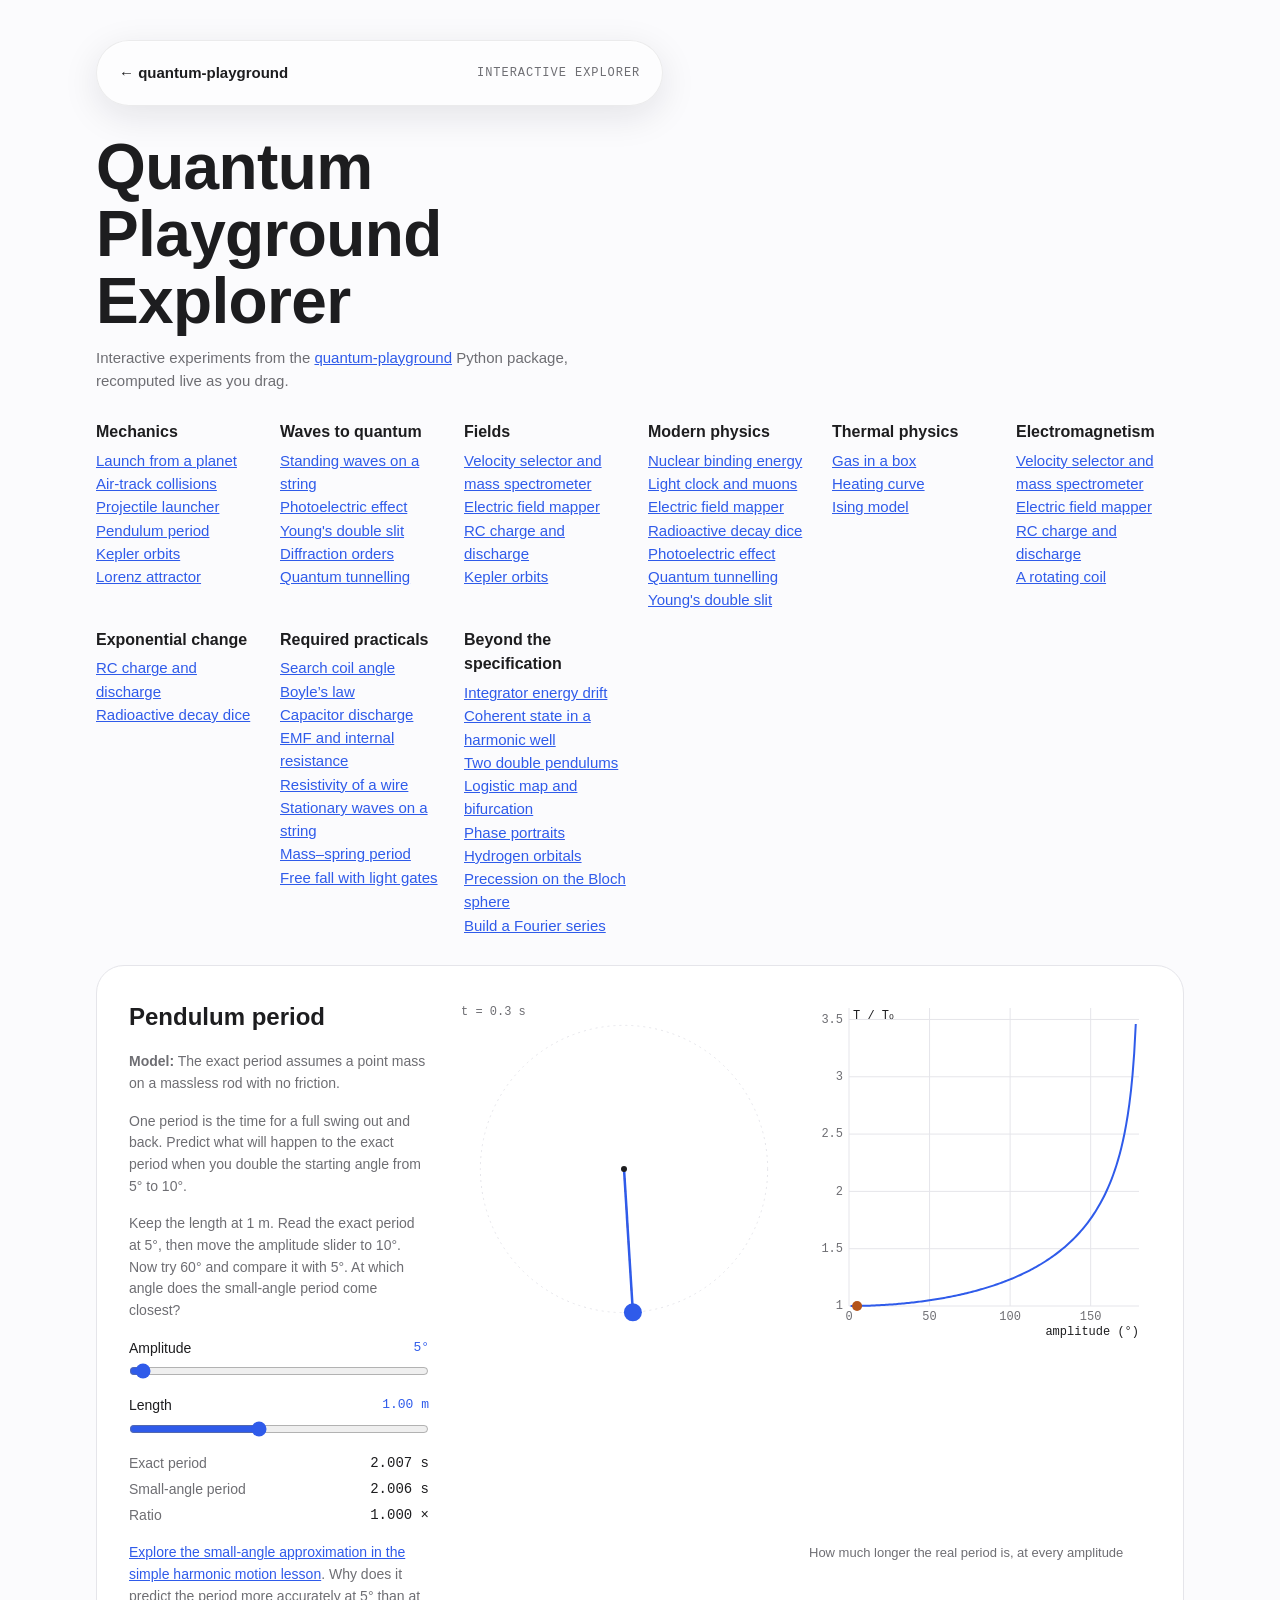
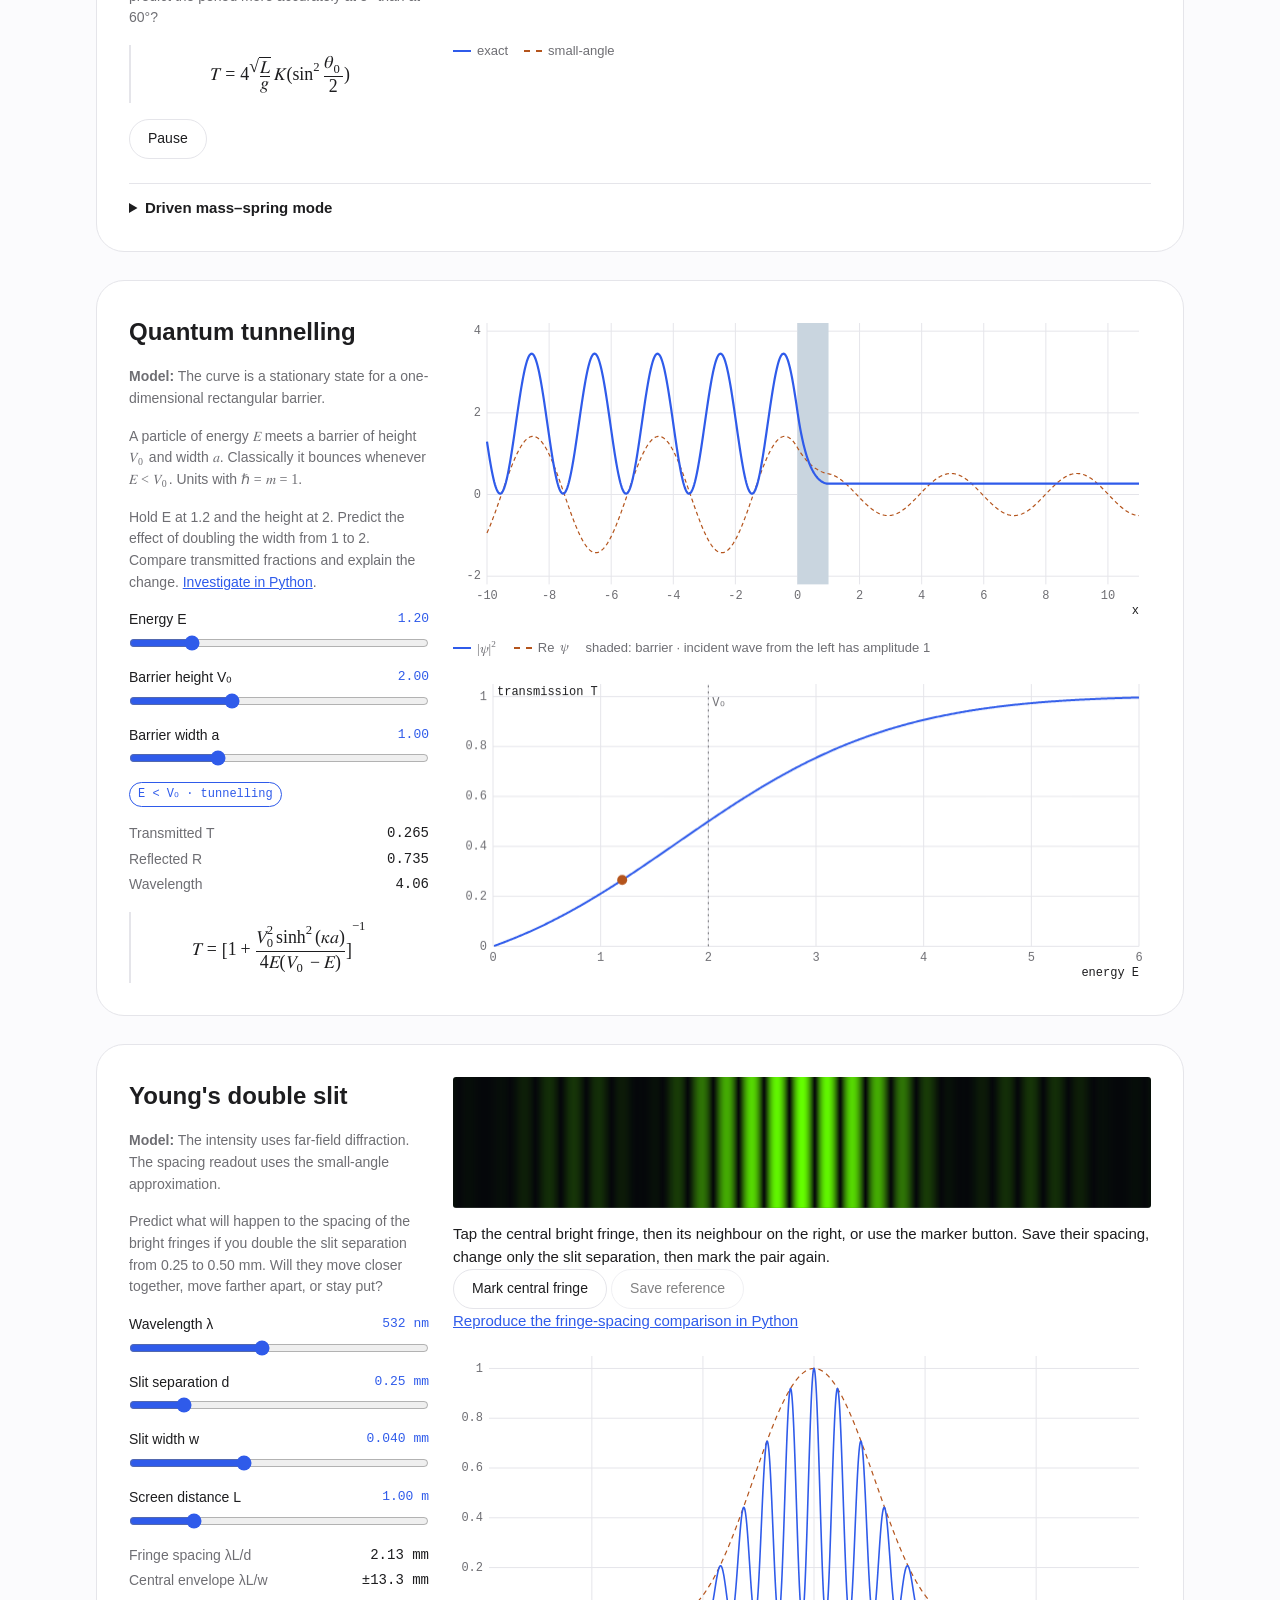
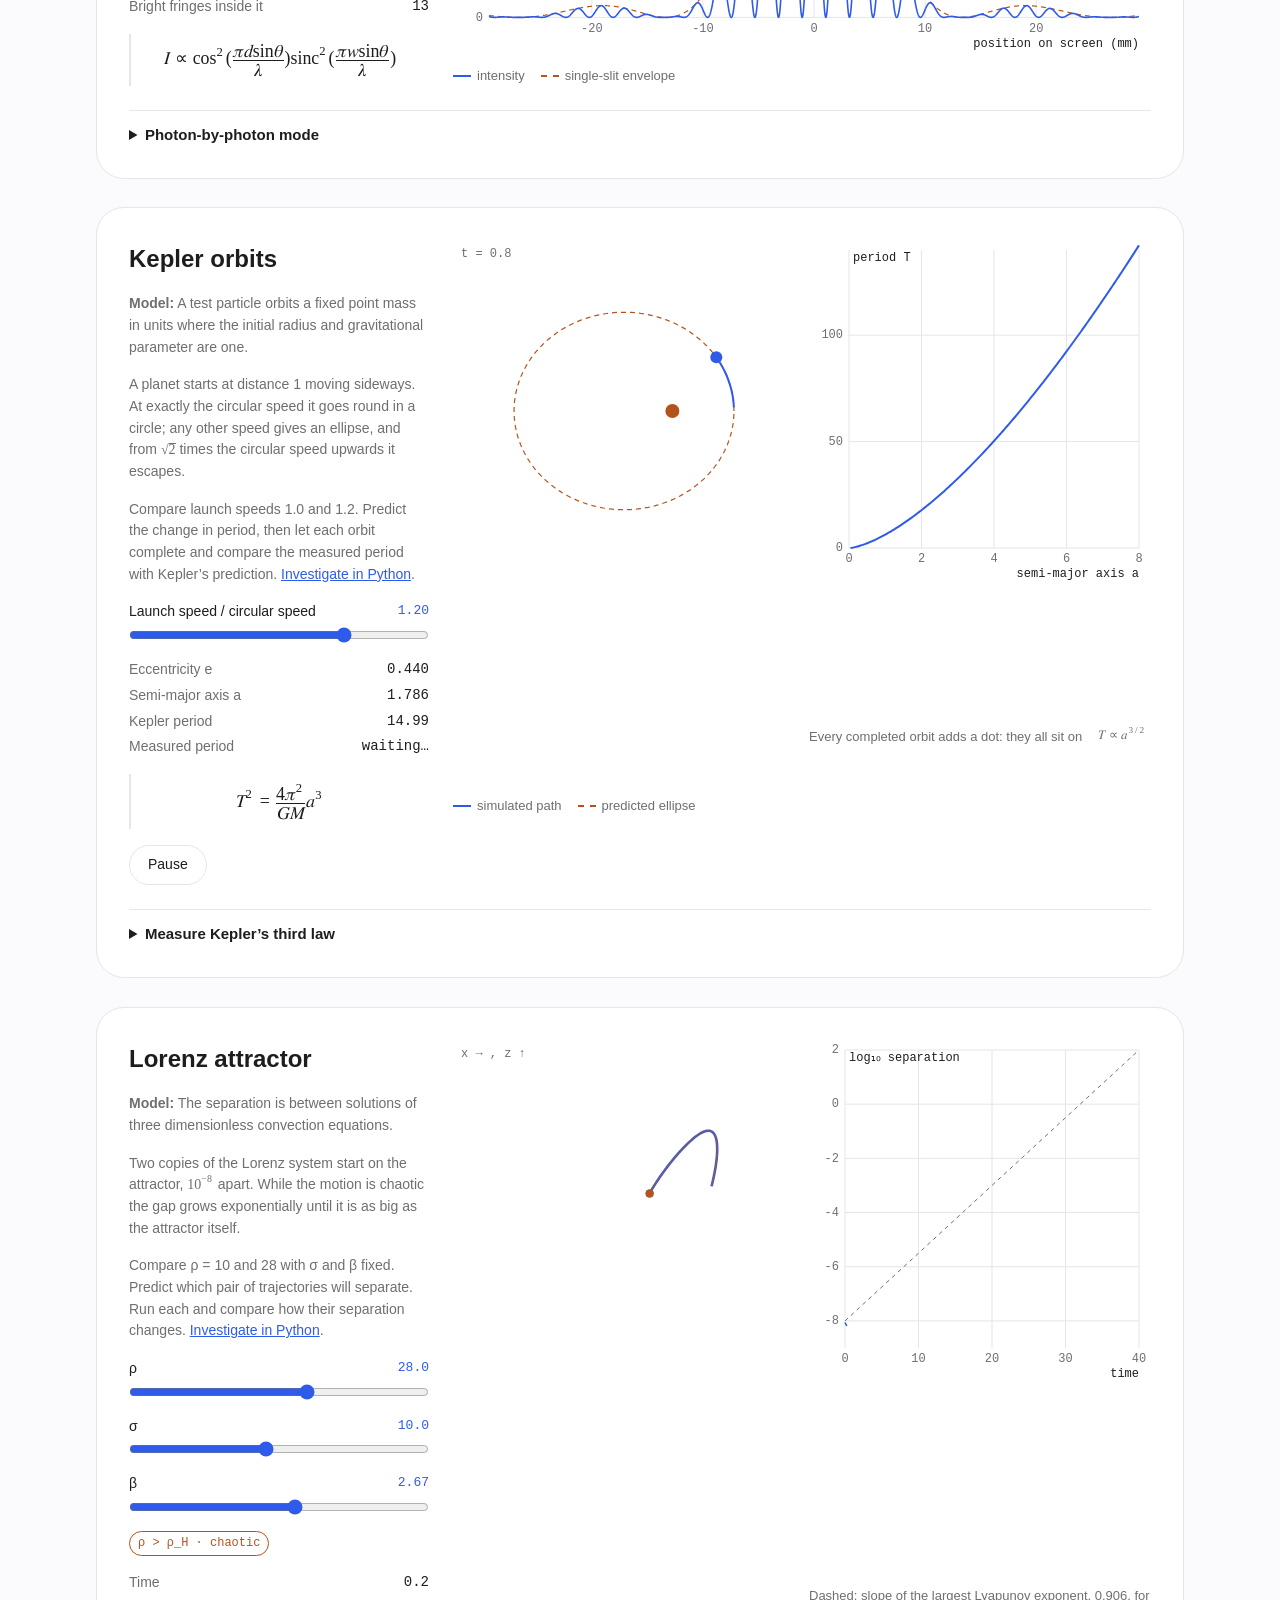
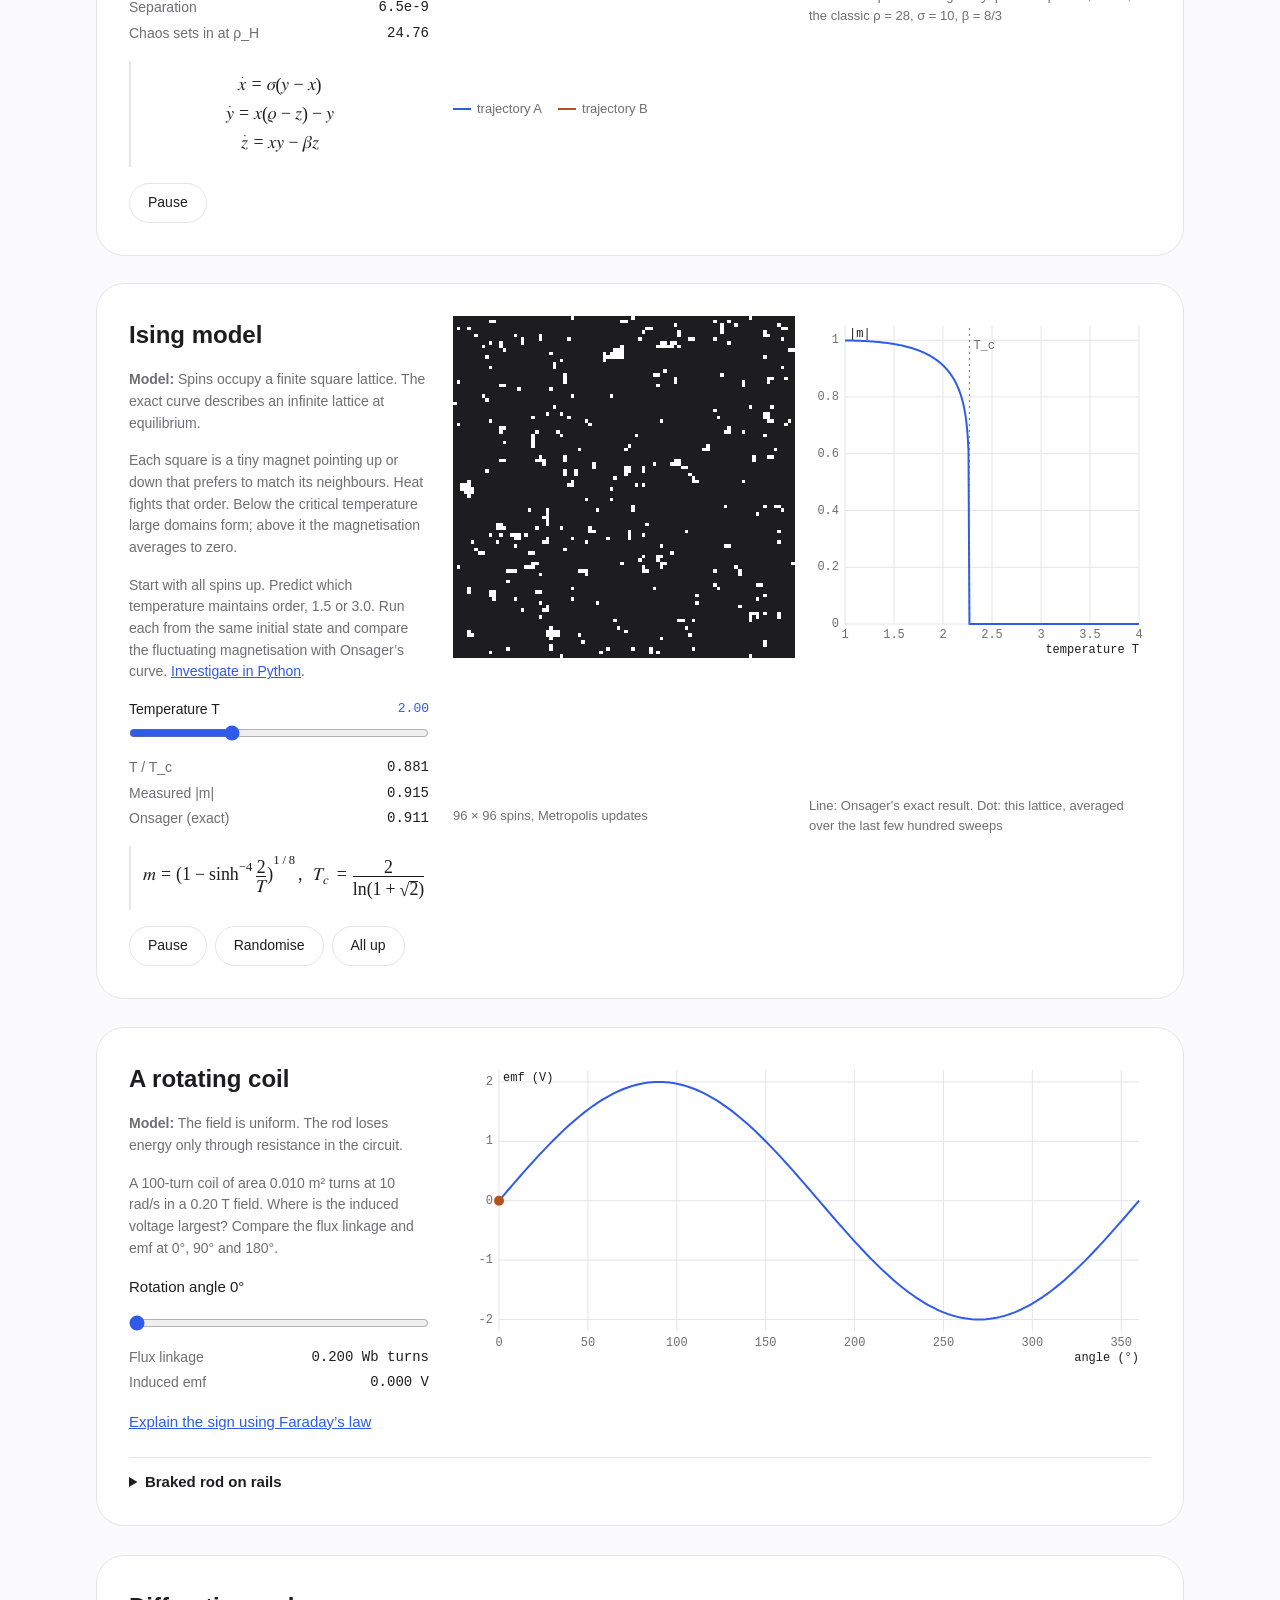
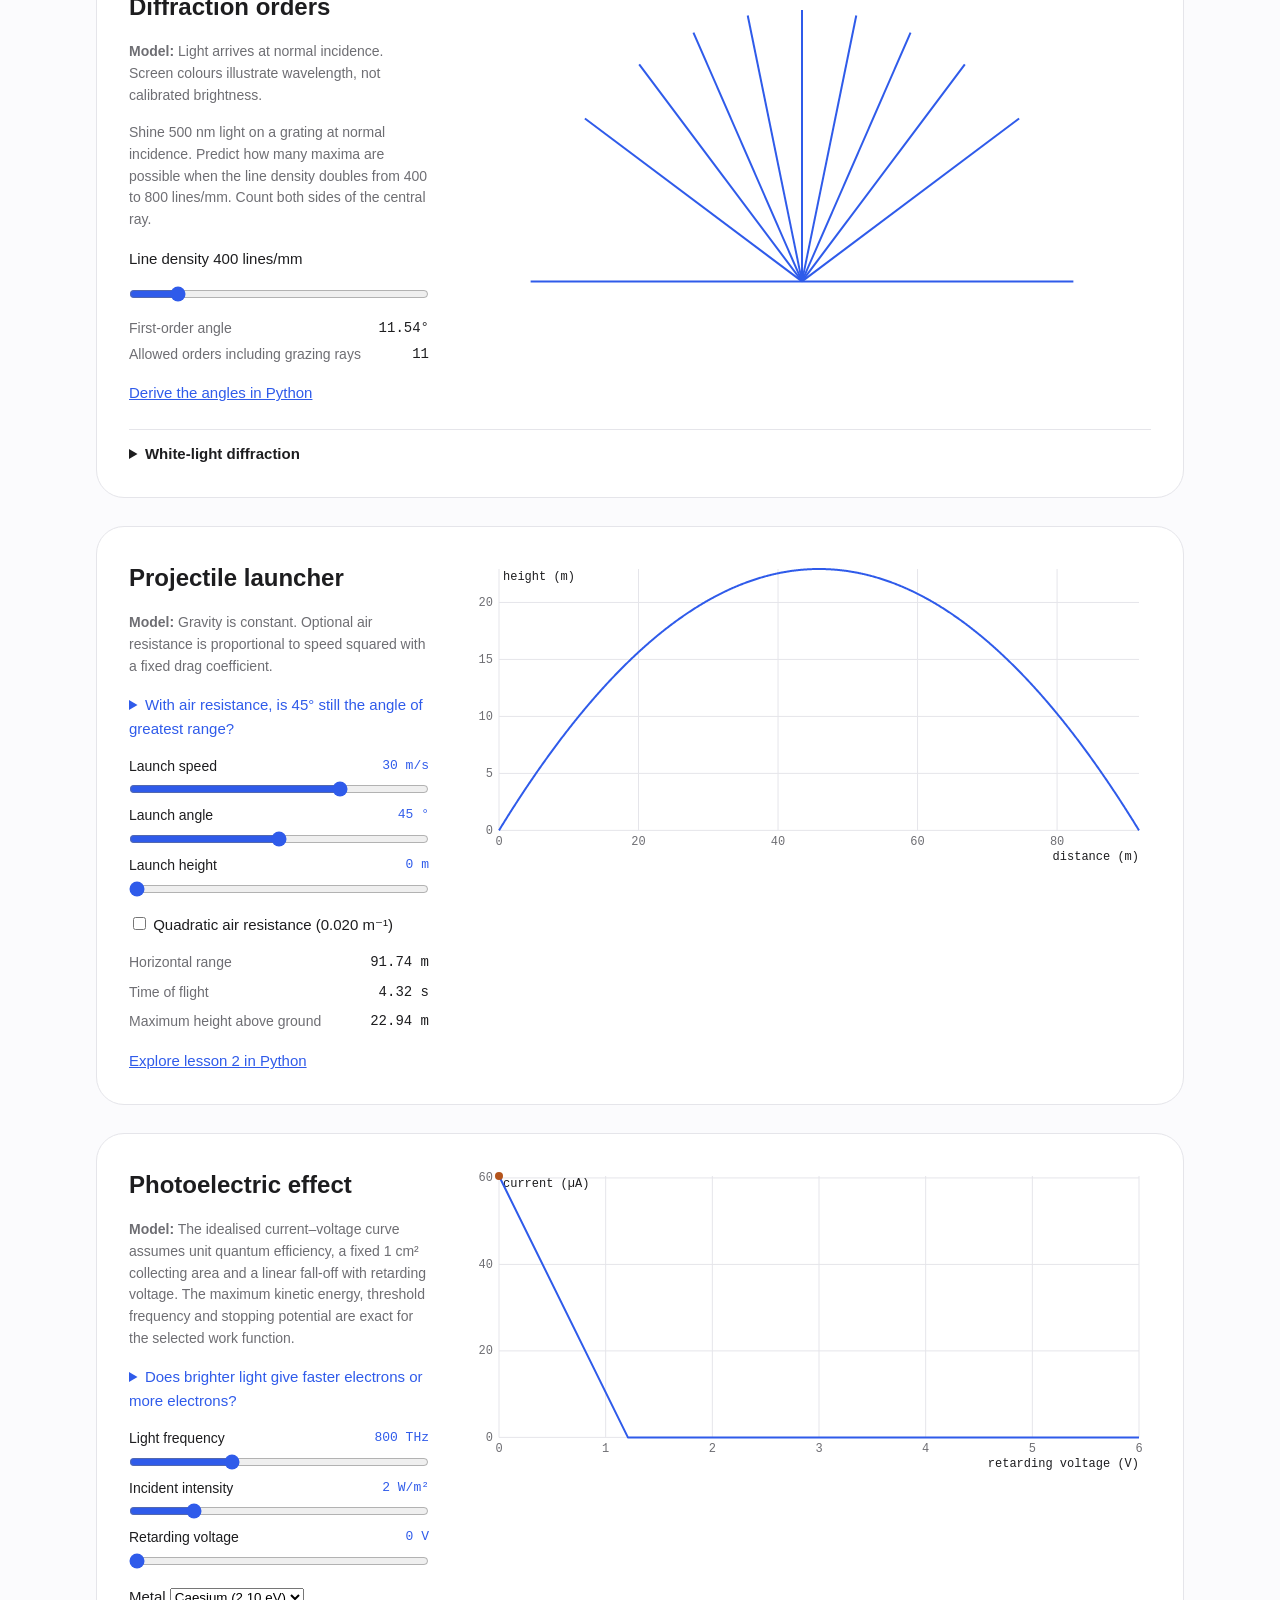
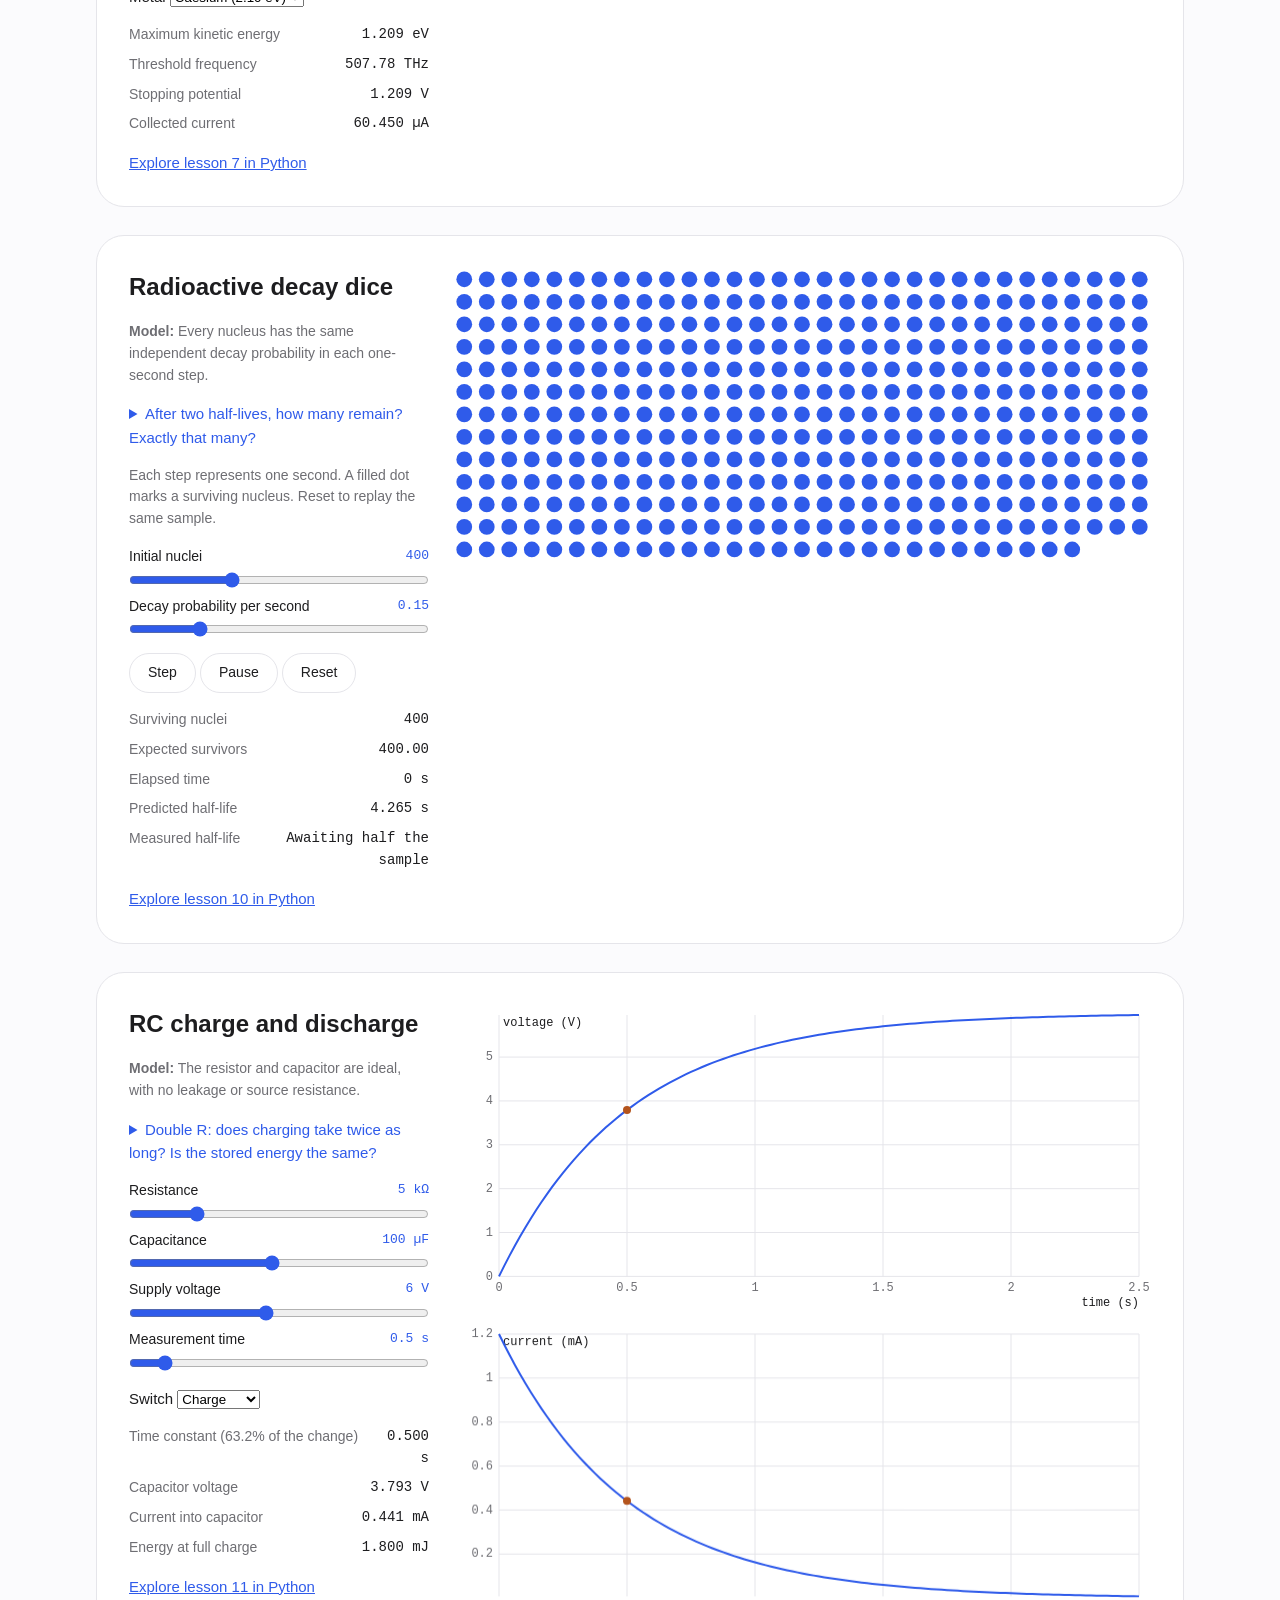
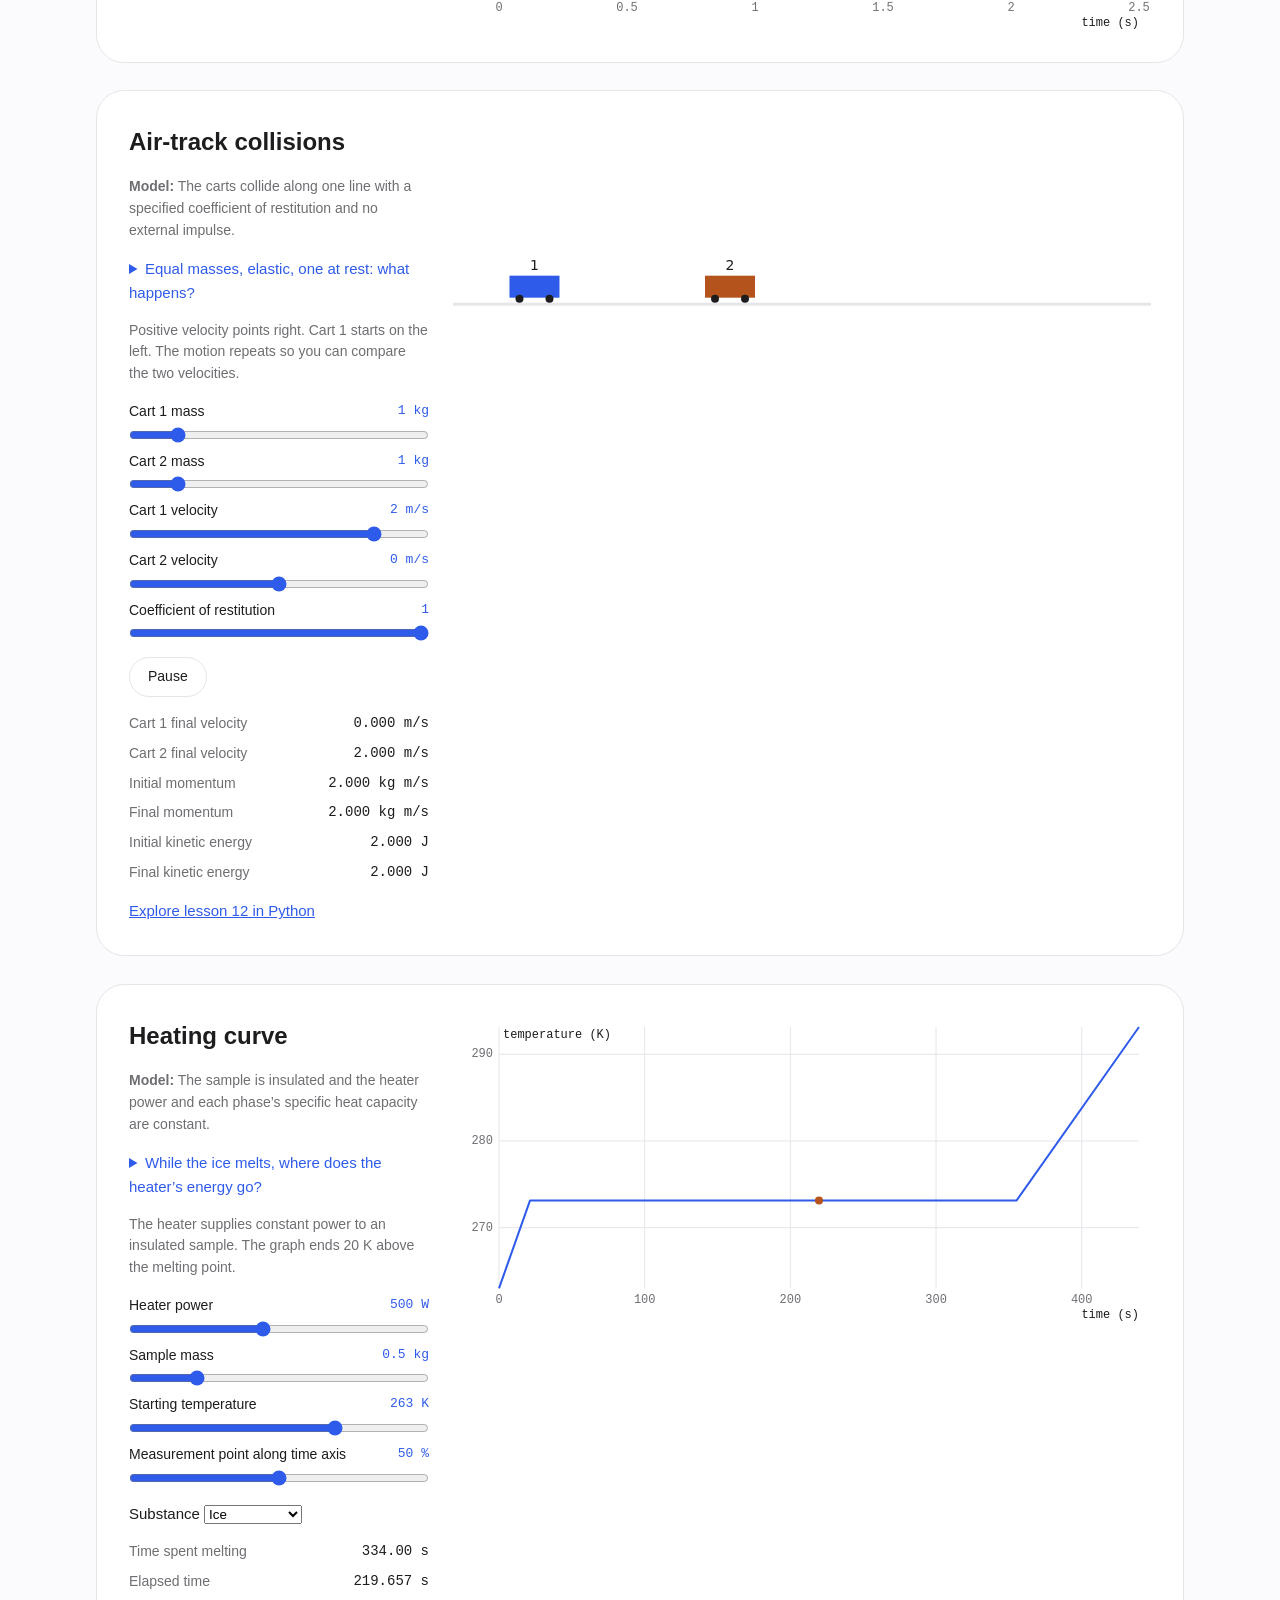
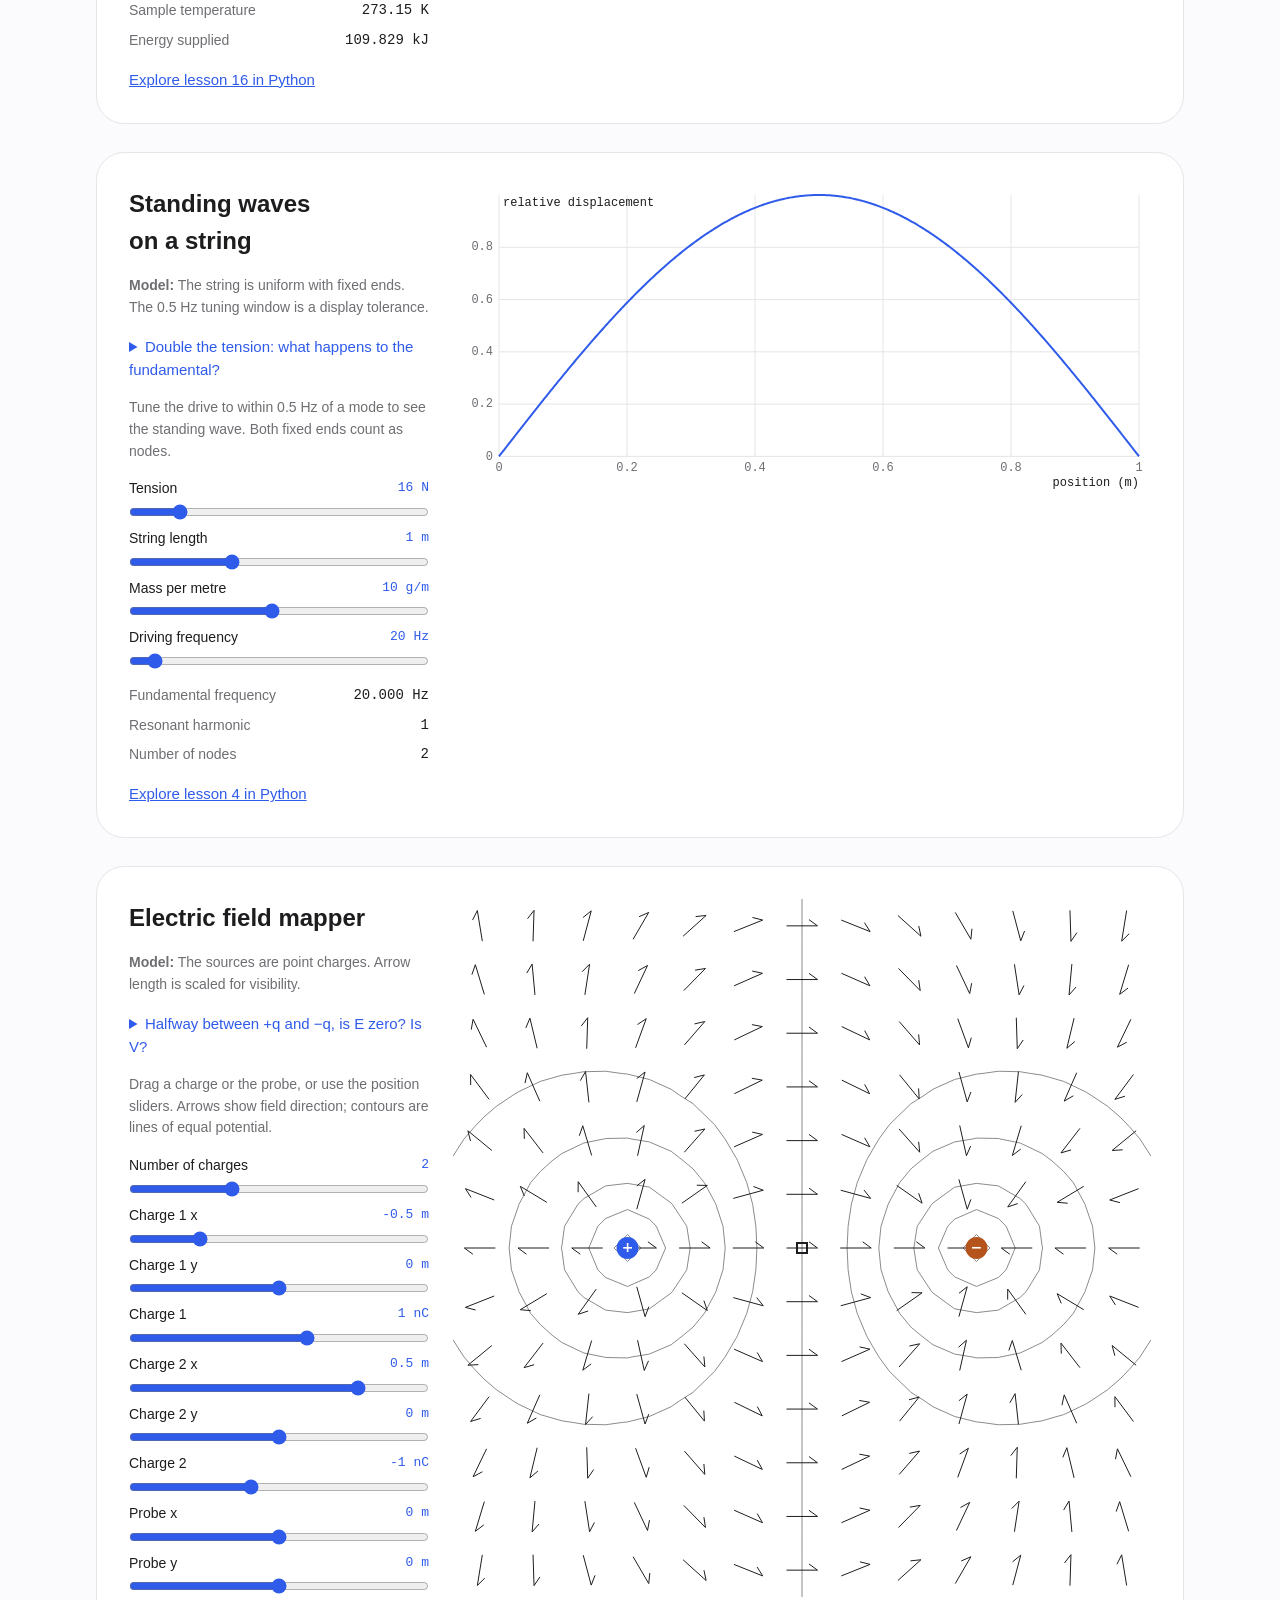
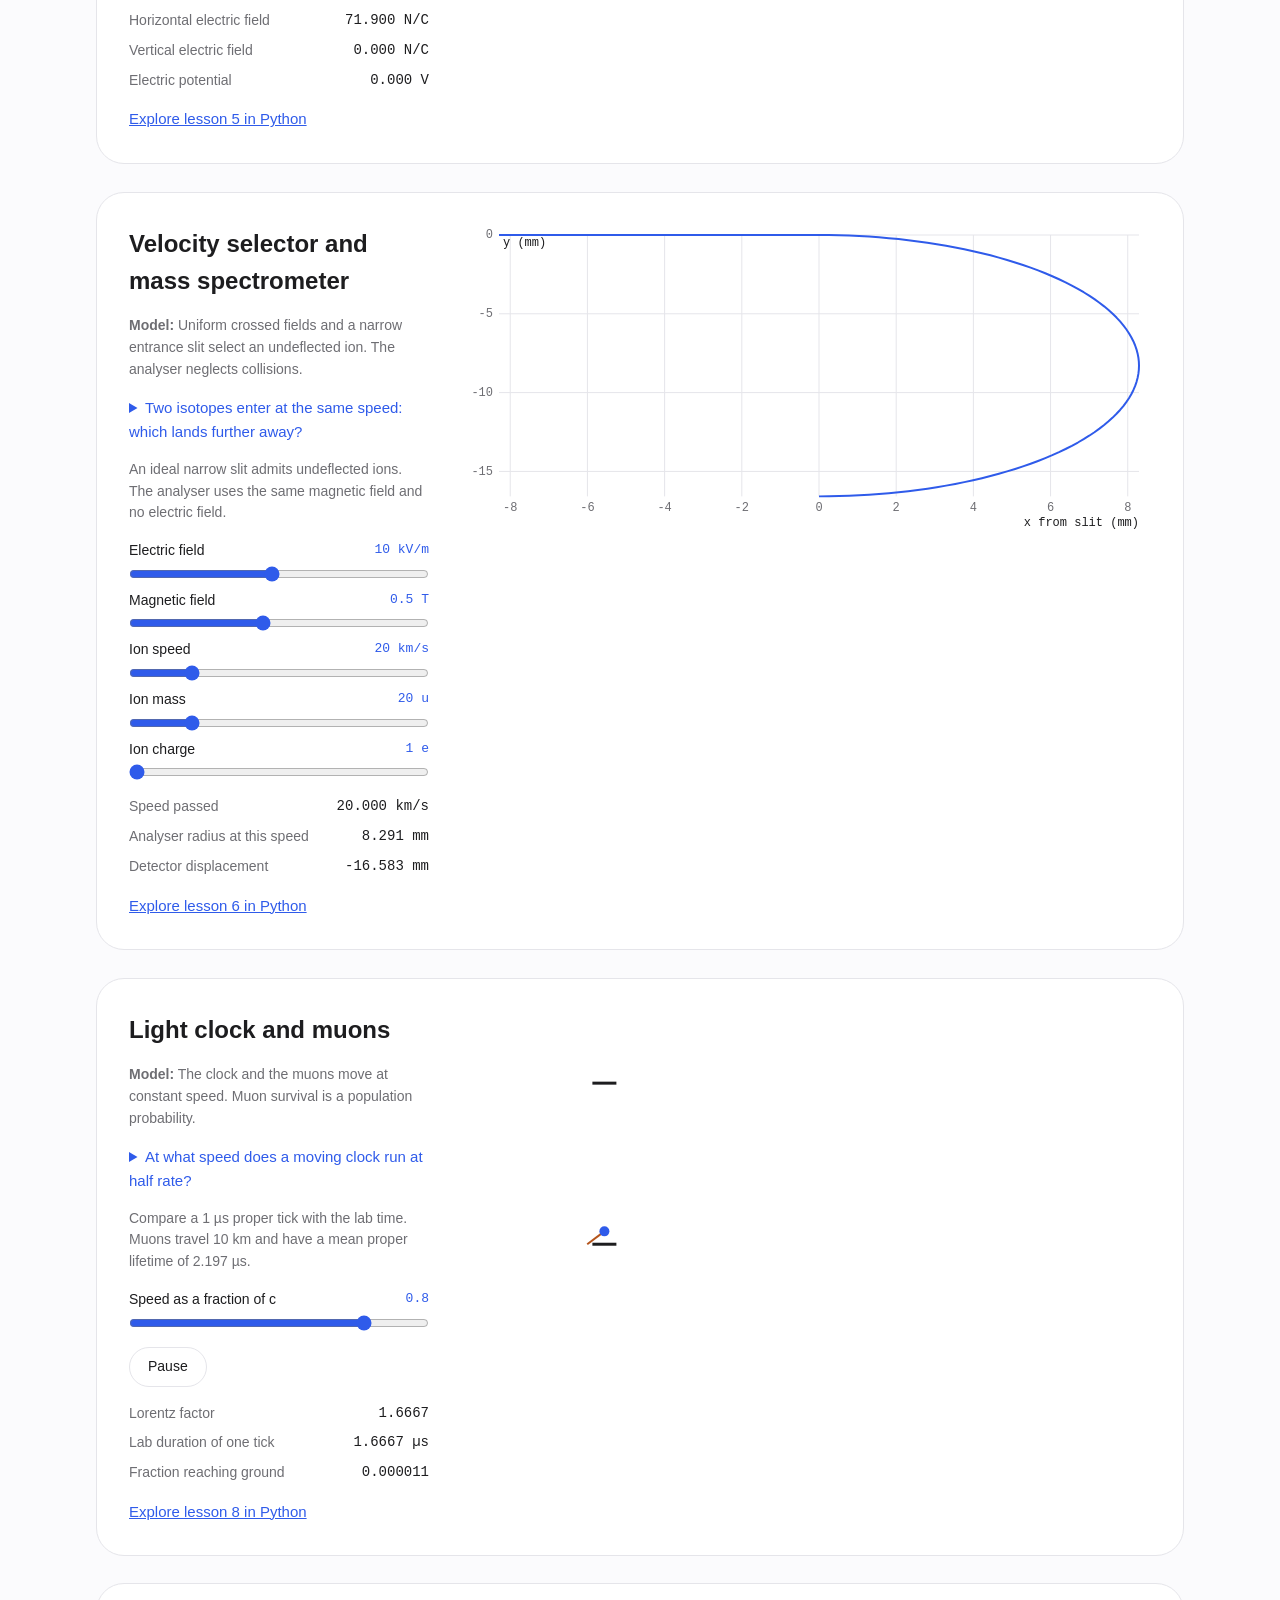
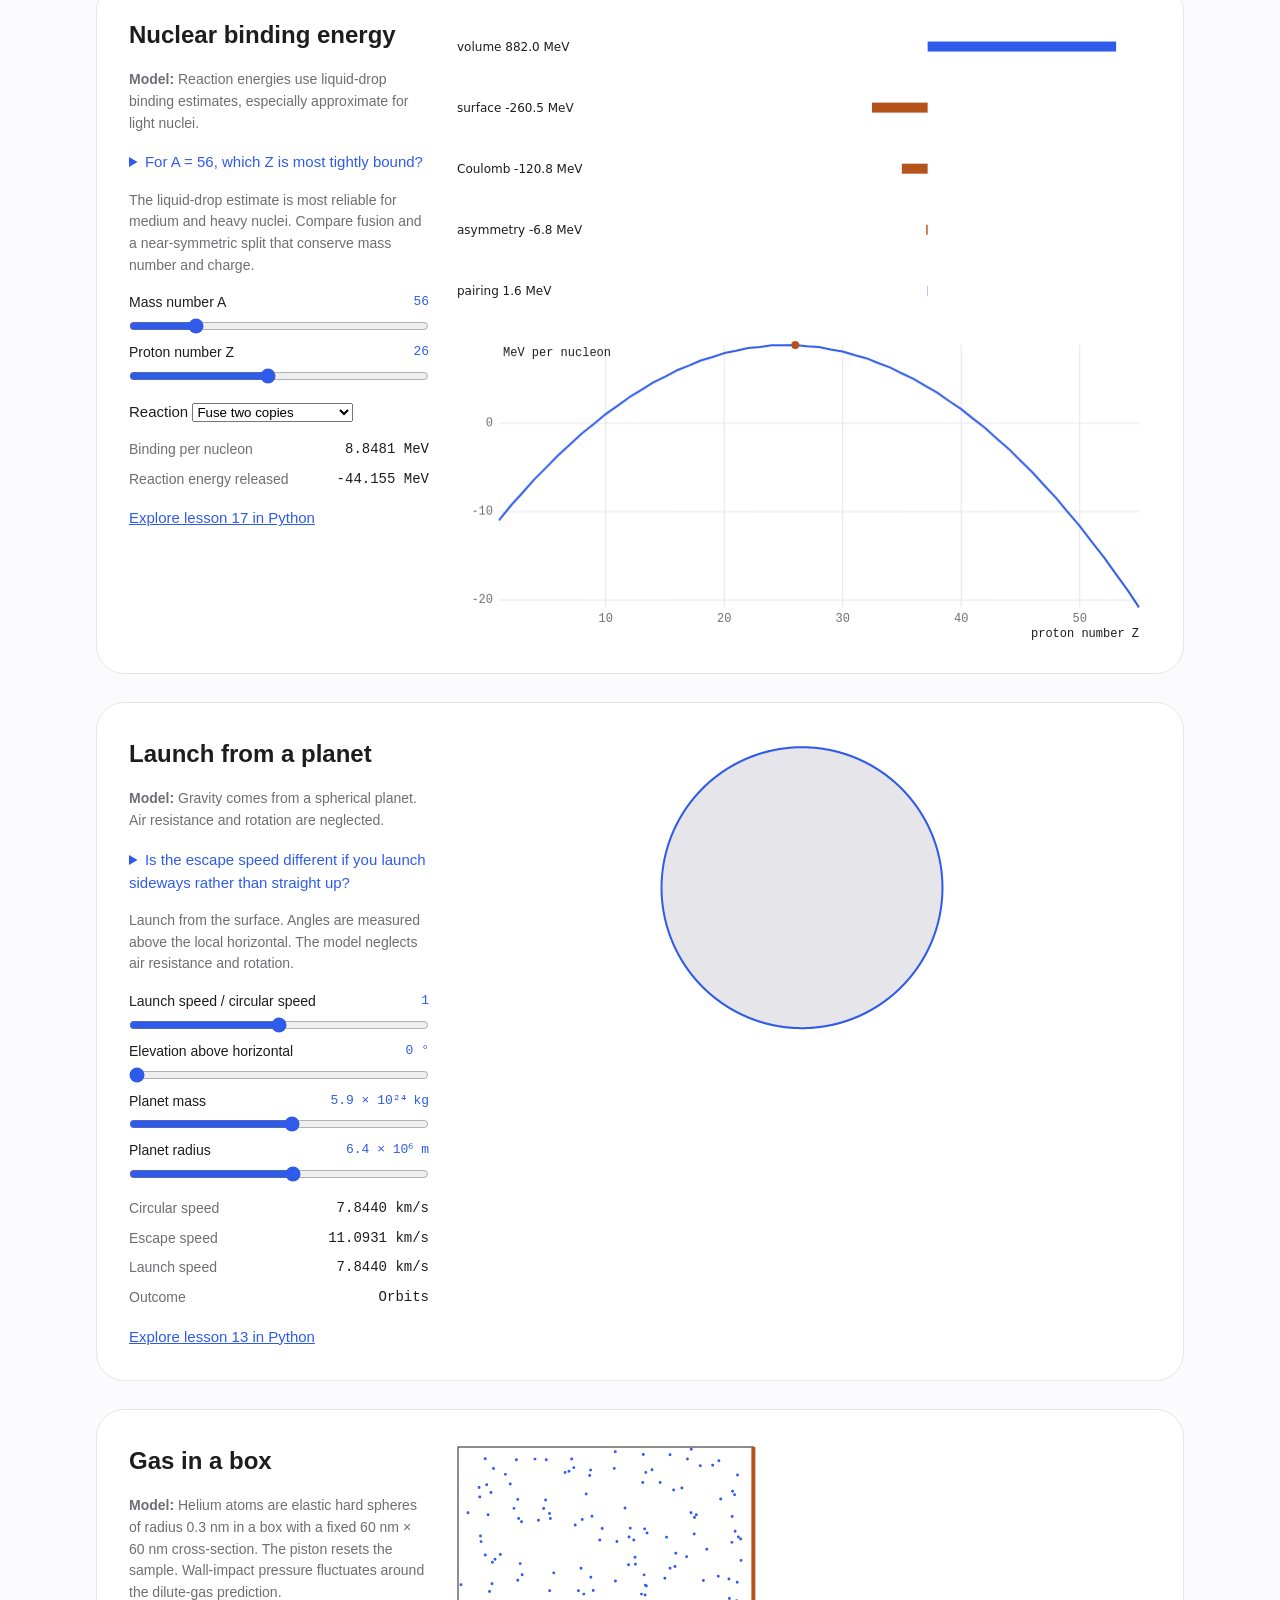
<file: site_src/explorer/index.html>
<!doctype html>
<html lang="en">
<head>
<meta charset="utf-8">
<meta name="viewport" content="width=device-width, initial-scale=1, viewport-fit=cover">
<title>Quantum Playground Explorer</title>
<meta name="description" content="Explore interactive physics experiments, from pendulum periods and quantum tunnelling to rotating coils and diffraction orders.">
<link rel="stylesheet" href="./style.css">
<link rel="icon" href="data:,">
</head>
<body>

<div class="wrap">
  <header>
    <nav class="glassbar" aria-label="Site"><a class="brand" href="../">← quantum-playground</a><span class="eyebrow">Interactive explorer</span></nav>
    <h1>Quantum Playground Explorer</h1>
    <p class="lede">Interactive experiments from the <a href="https://github.com/StativeSh/quantum-playground">quantum-playground</a> Python package, recomputed live as you drag.</p>
  </header>

  <nav class="experiment-index" aria-label="Experiments by learning route">
    <div><h2>Mechanics</h2><ul>
      <li><a href="#launch">Launch from a planet</a></li>
      <li><a href="#collisions">Air-track collisions</a></li>
      <li><a href="#projectile">Projectile launcher</a></li>
      <li><a href="#pendulum">Pendulum period</a></li>
      <li><a href="#kepler">Kepler orbits</a></li>
      <li><a href="#lorenz">Lorenz attractor</a></li>
    </ul></div>
    <div><h2>Waves to quantum</h2><ul>
      <li><a href="#strings">Standing waves on a string</a></li>
      <li><a href="#photoelectric">Photoelectric effect</a></li>
      <li><a href="#double-slit">Young's double slit</a></li>
      <li><a href="#grating">Diffraction orders</a></li>
      <li><a href="#tunnelling">Quantum tunnelling</a></li>
    </ul></div>
    <div><h2>Fields</h2><ul>
      <li><a href="#spectrometer">Velocity selector and mass spectrometer</a></li>
      <li><a href="#efield">Electric field mapper</a></li>
      <li><a href="#rc">RC charge and discharge</a></li>
      <li><a href="#kepler">Kepler orbits</a></li>
    </ul></div>
    <div><h2>Modern physics</h2><ul>
      <li><a href="#binding">Nuclear binding energy</a></li>
      <li><a href="#lightclock">Light clock and muons</a></li>
      <li><a href="#efield">Electric field mapper</a></li>
      <li><a href="#decay">Radioactive decay dice</a></li>
      <li><a href="#photoelectric">Photoelectric effect</a></li>
      <li><a href="#tunnelling">Quantum tunnelling</a></li>
      <li><a href="#double-slit">Young's double slit</a></li>
    </ul></div>
    <div><h2>Thermal physics</h2><ul>
      <li><a href="#gas">Gas in a box</a></li>
      <li><a href="#heating">Heating curve</a></li>
      <li><a href="#ising">Ising model</a></li>
    </ul></div>
    <div><h2>Electromagnetism</h2><ul>
      <li><a href="#spectrometer">Velocity selector and mass spectrometer</a></li>
      <li><a href="#efield">Electric field mapper</a></li>
      <li><a href="#rc">RC charge and discharge</a></li>
      <li><a href="#coil">A rotating coil</a></li>
    </ul></div>
    <div><h2>Exponential change</h2><ul>
      <li><a href="#rc">RC charge and discharge</a></li>
      <li><a href="#decay">Radioactive decay dice</a></li>
    </ul></div>
    <div><h2>Required practicals</h2><ul>
      <li><a href="#rp-searchcoil">Search coil angle</a></li>
      <li><a href="#rp-boyle">Boyle’s law</a></li>
      <li><a href="#rp-capacitor">Capacitor discharge</a></li>
      <li><a href="#rp-emf">EMF and internal resistance</a></li>
      <li><a href="#rp-resistivity">Resistivity of a wire</a></li>
      <li><a href="#rp-melde">Stationary waves on a string</a></li>
      <li><a href="#rp-spring">Mass–spring period</a></li>
      <li><a href="#rp-freefall">Free fall with light gates</a></li>
    </ul></div>
    <div><h2>Beyond the specification</h2><ul>
      <li><a href="#integrator-drift">Integrator energy drift</a></li>
      <li><a href="#coherent-state">Coherent state in a harmonic well</a></li>
      <li><a href="#double-pendulum">Two double pendulums</a></li>
      <li><a href="#logistic">Logistic map and bifurcation</a></li>
      <li><a href="#phase-portrait">Phase portraits</a></li>
      <li><a href="#hydrogen">Hydrogen orbitals</a></li>
      <li><a href="#bloch">Precession on the Bloch sphere</a></li>
      <li><a href="#fourier">Build a Fourier series</a></li>
    </ul></div>
  </nav>

  <!-- ===================== Pendulum ===================== -->
  <section class="experiment" id="pendulum" aria-labelledby="pend-h">
    <div class="side">
      <h2 id="pend-h">Pendulum period</h2>
      <p><strong>Model:</strong> The exact period assumes a point mass on a massless rod with no friction.</p>
      <p>One period is the time for a full swing out and back. Predict what will happen to the exact period when you double the starting angle from 5° to 10°.</p>
      <p>Keep the length at 1 m. Read the exact period at 5°, then move the amplitude slider to 10°. Now try 60° and compare it with 5°. At which angle does the small-angle period come closest?</p>
      <div class="control">
        <label for="pend-amp">Amplitude <output id="pend-amp-out" for="pend-amp"></output></label>
        <input type="range" id="pend-amp" min="1" max="178" step="1" value="5">
      </div>
      <div class="control">
        <label for="pend-len">Length <output id="pend-len-out" for="pend-len"></output></label>
        <input type="range" id="pend-len" min="0.25" max="2" step="0.05" value="1">
      </div>
      <dl class="readouts">
        <dt>Exact period</dt><dd id="pend-T"></dd>
        <dt>Small-angle period</dt><dd id="pend-T0"></dd>
        <dt>Ratio</dt><dd id="pend-ratio"></dd>
      </dl>
      <p><a href="../lessons/01_simple_harmonic_motion.html#2.-Two-systems-you-must-know">Explore the small-angle approximation in the simple harmonic motion lesson</a>. Why does it predict the period more accurately at 5° than at 60°?</p>
      <div class="formula" aria-label="Exact period formula">
        <math display="block"><mi>T</mi><mo>=</mo><mn>4</mn><msqrt><mfrac><mi>L</mi><mi>g</mi></mfrac></msqrt><mspace width="0.2em"/><mi>K</mi><mo>(</mo><msup><mi>sin</mi><mn>2</mn></msup><mfrac><msub><mi>θ</mi><mn>0</mn></msub><mn>2</mn></mfrac><mo>)</mo></math>
      </div>
      <button type="button" id="pend-play" aria-pressed="true">Pause</button>
    </div>
    <div class="plots two">
      <div style="display:grid;gap:8px;min-width:0">
        <canvas id="pend-anim" class="c-square" role="img" aria-label="Two pendulums swinging: exact and small-angle"></canvas>
        <div class="legend">
          <span class="key"><span class="swatch" style="border-color:var(--accent)"></span>exact</span>
          <span class="key"><span class="swatch dash" style="border-color:var(--accent-2)"></span>small-angle</span>
        </div>
      </div>
      <div style="display:grid;gap:8px;min-width:0">
        <canvas id="pend-curve" class="c-square" role="img" aria-label="Period ratio against amplitude"></canvas>
        <p class="legend">How much longer the real period is, at every amplitude</p>
      </div>
    </div>
    <details class="extension" id="spring">
      <summary>Driven mass–spring mode</summary>
      <div class="side">
        <div class="prediction"></div>
        <div class="controls"></div>
        <div class="results"></div>
        <a href="../lessons/01_simple_harmonic_motion.html">Explore lesson 1 in Python</a>
      </div>
    </details>
  </section>

  <!-- ===================== Tunnelling ===================== -->
  <section class="experiment" id="tunnelling" aria-labelledby="tun-h">
    <div class="side">
      <h2 id="tun-h">Quantum tunnelling</h2>
      <p><strong>Model:</strong> The curve is a stationary state for a one-dimensional rectangular barrier.</p>
      <p>A particle of energy <math><mi>E</mi></math> meets a barrier of height <math><msub><mi>V</mi><mn>0</mn></msub></math> and width <math><mi>a</mi></math>. Classically it bounces whenever <math><mi>E</mi><mo>&lt;</mo><msub><mi>V</mi><mn>0</mn></msub></math>. Units with <math><mi>ℏ</mi><mo>=</mo><mi>m</mi><mo>=</mo><mn>1</mn></math>.</p>
      <p>Hold E at 1.2 and the height at 2. Predict the effect of doubling the width from 1 to 2. Compare transmitted fractions and explain the change. <a href="../notebooks/02_quantum_mechanics.html">Investigate in Python</a>.</p>
      <div class="control">
        <label for="tun-E">Energy E <output id="tun-E-out" for="tun-E"></output></label>
        <input type="range" id="tun-E" min="0.05" max="6" step="0.01" value="1.2">
      </div>
      <div class="control">
        <label for="tun-V">Barrier height V₀ <output id="tun-V-out" for="tun-V"></output></label>
        <input type="range" id="tun-V" min="0.5" max="5" step="0.05" value="2">
      </div>
      <div class="control">
        <label for="tun-a">Barrier width a <output id="tun-a-out" for="tun-a"></output></label>
        <input type="range" id="tun-a" min="0.2" max="3" step="0.05" value="1">
      </div>
      <span class="badge" id="tun-regime"></span>
      <dl class="readouts">
        <dt>Transmitted T</dt><dd id="tun-T"></dd>
        <dt>Reflected R</dt><dd id="tun-R"></dd>
        <dt>Wavelength</dt><dd id="tun-lam"></dd>
      </dl>
      <div class="formula" aria-label="Transmission below the barrier">
        <math display="block"><mi>T</mi><mo>=</mo><msup><mrow><mo>[</mo><mn>1</mn><mo>+</mo><mfrac><mrow><msubsup><mi>V</mi><mn>0</mn><mn>2</mn></msubsup><msup><mi>sinh</mi><mn>2</mn></msup><mo>(</mo><mi>κ</mi><mi>a</mi><mo>)</mo></mrow><mrow><mn>4</mn><mi>E</mi><mo>(</mo><msub><mi>V</mi><mn>0</mn></msub><mo>−</mo><mi>E</mi><mo>)</mo></mrow></mfrac><mo>]</mo></mrow><mrow><mo>−</mo><mn>1</mn></mrow></msup></math>
      </div>
    </div>
    <div class="plots">
      <canvas id="tun-psi" class="c-wide" role="img" aria-label="Probability density of the scattering state around the barrier"></canvas>
      <div class="legend">
        <span class="key"><span class="swatch" style="border-color:var(--accent)"></span><math><msup><mrow><mo>|</mo><mi>ψ</mi><mo>|</mo></mrow><mn>2</mn></msup></math></span>
        <span class="key"><span class="swatch dash" style="border-color:var(--accent-2)"></span>Re <math><mi>ψ</mi></math></span>
        <span class="key">shaded: barrier · incident wave from the left has amplitude 1</span>
      </div>
      <canvas id="tun-curve" class="c-plot" role="img" aria-label="Transmission probability against energy"></canvas>
    </div>
  </section>

  <!-- ===================== Double slit ===================== -->
  <section class="experiment" id="double-slit" aria-labelledby="slit-h">
    <div class="side">
      <h2 id="slit-h">Young's double slit</h2>
      <p><strong>Model:</strong> The intensity uses far-field diffraction. The spacing readout uses the small-angle approximation.</p>
      <p>Predict what will happen to the spacing of the bright fringes if you double the slit separation from 0.25 to 0.50 mm. Will they move closer together, move farther apart, or stay put?</p>
      <div class="control">
        <label for="slit-lam">Wavelength λ <output id="slit-lam-out" for="slit-lam"></output></label>
        <input type="range" id="slit-lam" min="400" max="700" step="1" value="532">
      </div>
      <div class="control">
        <label for="slit-d">Slit separation d <output id="slit-d-out" for="slit-d"></output></label>
        <input type="range" id="slit-d" min="0.10" max="1.00" step="0.01" value="0.25">
      </div>
      <div class="control">
        <label for="slit-w">Slit width w <output id="slit-w-out" for="slit-w"></output></label>
        <input type="range" id="slit-w" min="0.01" max="0.09" step="0.005" value="0.04">
      </div>
      <div class="control">
        <label for="slit-L">Screen distance L <output id="slit-L-out" for="slit-L"></output></label>
        <input type="range" id="slit-L" min="0.5" max="3" step="0.05" value="1">
      </div>
      <dl class="readouts">
        <dt>Fringe spacing λL/d</dt><dd id="slit-dy"></dd>
        <dt>Central envelope λL/w</dt><dd id="slit-env"></dd>
        <dt>Bright fringes inside it</dt><dd id="slit-n"></dd>
      </dl>
      <div class="formula" aria-label="Double-slit intensity">
        <math display="block"><mi>I</mi><mo>∝</mo><msup><mi>cos</mi><mn>2</mn></msup><mrow><mo>(</mo><mfrac><mrow><mi>π</mi><mi>d</mi><mi>sin</mi><mi>θ</mi></mrow><mi>λ</mi></mfrac><mo>)</mo></mrow><msup><mi>sinc</mi><mn>2</mn></msup><mrow><mo>(</mo><mfrac><mrow><mi>π</mi><mi>w</mi><mi>sin</mi><mi>θ</mi></mrow><mi>λ</mi></mfrac><mo>)</mo></mrow></math>
      </div>
    </div>
    <div class="plots">
      <canvas id="slit-band" class="c-band" role="img" aria-label="Fringe pattern on the screen in the light's colour"></canvas>
      <div>
        <p>Tap the central bright fringe, then its neighbour on the right, or use the marker button. Save their spacing, change only the slit separation, then mark the pair again.</p>
        <button type="button" id="slit-mark">Mark central fringe</button>
        <button type="button" id="slit-save" disabled>Save reference</button>
        <div aria-live="polite">
          <p id="slit-measured"></p>
          <p id="slit-reference"></p>
          <p id="slit-comparison"></p>
        </div>
        <a href="../lessons/07_wave_particle_duality.html#young-fringe-spacing">Reproduce the fringe-spacing comparison in Python</a>
      </div>
      <canvas id="slit-curve" class="c-plot" role="img" aria-label="Intensity across the screen with the single-slit envelope"></canvas>
      <div class="legend">
        <span class="key"><span class="swatch" style="border-color:var(--accent)"></span>intensity</span>
        <span class="key"><span class="swatch dash" style="border-color:var(--accent-2)"></span>single-slit envelope</span>
      </div>
    </div>
    <details class="extension" id="photons">
      <summary>Photon-by-photon mode</summary>
      <div class="side">
        <div class="prediction"></div>
        <div class="controls"></div>
        <div class="results"></div>
        <a href="../lessons/07_wave_particle_duality.html">Explore lesson 7 in Python</a>
      </div>
    </details>
  </section>

  <!-- ===================== Kepler orbits ===================== -->
  <section class="experiment" id="kepler" aria-labelledby="orb-h">
    <div class="side">
      <h2 id="orb-h">Kepler orbits</h2>
      <p><strong>Model:</strong> A test particle orbits a fixed point mass in units where the initial radius and gravitational parameter are one.</p>
      <p>A planet starts at distance 1 moving sideways. At exactly the circular speed it goes round in a circle; any other speed gives an ellipse, and from <math><msqrt><mn>2</mn></msqrt></math> times the circular speed upwards it escapes.</p>
      <p>Compare launch speeds 1.0 and 1.2. Predict the change in period, then let each orbit complete and compare the measured period with Kepler’s prediction. <a href="../lessons/03_circular_motion_and_orbits.html">Investigate in Python</a>.</p>
      <div class="control">
        <label for="orb-v">Launch speed / circular speed <output id="orb-v-out" for="orb-v"></output></label>
        <input type="range" id="orb-v" min="0.4" max="1.5" step="0.01" value="1.2">
      </div>
      <dl class="readouts">
        <dt>Eccentricity e</dt><dd id="orb-e"></dd>
        <dt>Semi-major axis a</dt><dd id="orb-a"></dd>
        <dt>Kepler period</dt><dd id="orb-T"></dd>
        <dt>Measured period</dt><dd id="orb-Tm"></dd>
      </dl>
      <div class="formula" aria-label="Kepler's third law">
        <math display="block"><msup><mi>T</mi><mn>2</mn></msup><mo>=</mo><mfrac><mrow><mn>4</mn><msup><mi>π</mi><mn>2</mn></msup></mrow><mrow><mi>G</mi><mi>M</mi></mrow></mfrac><msup><mi>a</mi><mn>3</mn></msup></math>
      </div>
      <button type="button" id="orb-play" aria-pressed="true">Pause</button>
    </div>
    <div class="plots two">
      <div style="display:grid;gap:8px;min-width:0">
        <canvas id="orb-anim" class="c-square" role="img" aria-label="Planet orbiting a star, with the predicted ellipse"></canvas>
        <div class="legend">
          <span class="key"><span class="swatch" style="border-color:var(--accent)"></span>simulated path</span>
          <span class="key"><span class="swatch dash" style="border-color:var(--accent-2)"></span>predicted ellipse</span>
        </div>
      </div>
      <div style="display:grid;gap:8px;min-width:0">
        <canvas id="orb-curve" class="c-square" role="img" aria-label="Period against semi-major axis, with Kepler's third law"></canvas>
        <p class="legend">Every completed orbit adds a dot: they all sit on <math><mi>T</mi><mo>∝</mo><msup><mi>a</mi><mrow><mn>3</mn><mo>/</mo><mn>2</mn></mrow></msup></math></p>
      </div>
    </div>
    <details class="extension" id="kepler-law">
      <summary>Measure Kepler’s third law</summary>
      <div class="side">
        <div class="prediction"></div>
        <div class="controls"></div>
        <div class="results"></div>
        <a href="../lessons/13_gravitational_fields.html">Explore lesson 13 in Python</a>
      </div>
    </details>
  </section>

  <!-- ===================== Lorenz ===================== -->
  <section class="experiment" id="lorenz" aria-labelledby="lor-h">
    <div class="side">
      <h2 id="lor-h">Lorenz attractor</h2>
      <p><strong>Model:</strong> The separation is between solutions of three dimensionless convection equations.</p>
      <p>Two copies of the Lorenz system start on the attractor, <math><msup><mn>10</mn><mrow><mo>−</mo><mn>8</mn></mrow></msup></math> apart. While the motion is chaotic the gap grows exponentially until it is as big as the attractor itself.</p>
      <p>Compare ρ = 10 and 28 with σ and β fixed. Predict which pair of trajectories will separate. Run each and compare how their separation changes. <a href="../notebooks/03_maths_and_chaos.html">Investigate in Python</a>.</p>
      <div class="control">
        <label for="lor-rho">ρ <output id="lor-rho-out" for="lor-rho"></output></label>
        <input type="range" id="lor-rho" min="10" max="40" step="0.1" value="28">
      </div>
      <div class="control">
        <label for="lor-sigma">σ <output id="lor-sigma-out" for="lor-sigma"></output></label>
        <input type="range" id="lor-sigma" min="5" max="16" step="0.1" value="10">
      </div>
      <div class="control">
        <label for="lor-beta">β <output id="lor-beta-out" for="lor-beta"></output></label>
        <input type="range" id="lor-beta" min="1" max="4" step="0.01" value="2.67">
      </div>
      <span class="badge" id="lor-regime"></span>
      <dl class="readouts">
        <dt>Time</dt><dd id="lor-t"></dd>
        <dt>Separation</dt><dd id="lor-sep"></dd>
        <dt>Chaos sets in at ρ_H</dt><dd id="lor-rhoH"></dd>
      </dl>
      <div class="formula" aria-label="Lorenz equations">
        <math display="block"><mtable columnalign="left"><mtr><mtd><mover><mi>x</mi><mo>˙</mo></mover><mo>=</mo><mi>σ</mi><mo>(</mo><mi>y</mi><mo>−</mo><mi>x</mi><mo>)</mo></mtd></mtr><mtr><mtd><mover><mi>y</mi><mo>˙</mo></mover><mo>=</mo><mi>x</mi><mo>(</mo><mi>ρ</mi><mo>−</mo><mi>z</mi><mo>)</mo><mo>−</mo><mi>y</mi></mtd></mtr><mtr><mtd><mover><mi>z</mi><mo>˙</mo></mover><mo>=</mo><mi>x</mi><mi>y</mi><mo>−</mo><mi>β</mi><mi>z</mi></mtd></mtr></mtable></math>
      </div>
      <button type="button" id="lor-play" aria-pressed="true">Pause</button>
    </div>
    <div class="plots two">
      <div style="display:grid;gap:8px;min-width:0">
        <canvas id="lor-anim" class="c-square" role="img" aria-label="Two Lorenz trajectories in the x-z plane"></canvas>
        <div class="legend">
          <span class="key"><span class="swatch" style="border-color:var(--accent)"></span>trajectory A</span>
          <span class="key"><span class="swatch" style="border-color:var(--accent-2)"></span>trajectory B</span>
        </div>
      </div>
      <div style="display:grid;gap:8px;min-width:0">
        <canvas id="lor-curve" class="c-square" role="img" aria-label="Logarithm of the separation against time"></canvas>
        <p class="legend">Dashed: slope of the largest Lyapunov exponent, 0.906, for the classic ρ = 28, σ = 10, β = 8/3</p>
      </div>
    </div>
  </section>

  <!-- ===================== Ising ===================== -->
  <section class="experiment" id="ising" aria-labelledby="ising-h">
    <div class="side">
      <h2 id="ising-h">Ising model</h2>
      <p><strong>Model:</strong> Spins occupy a finite square lattice. The exact curve describes an infinite lattice at equilibrium.</p>
      <p>Each square is a tiny magnet pointing up or down that prefers to match its neighbours. Heat fights that order. Below the critical temperature large domains form; above it the magnetisation averages to zero.</p>
      <p>Start with all spins up. Predict which temperature maintains order, 1.5 or 3.0. Run each from the same initial state and compare the fluctuating magnetisation with Onsager’s curve. <a href="../notebooks/04_orbitals_interference_and_phase_space.html">Investigate in Python</a>.</p>
      <div class="control">
        <label for="ising-T">Temperature T <output id="ising-T-out" for="ising-T"></output></label>
        <input type="range" id="ising-T" min="1" max="4" step="0.01" value="2.0">
      </div>
      <dl class="readouts">
        <dt>T / T_c</dt><dd id="ising-ratio"></dd>
        <dt>Measured |m|</dt><dd id="ising-m"></dd>
        <dt>Onsager (exact)</dt><dd id="ising-exact"></dd>
      </dl>
      <div class="formula" aria-label="Onsager's magnetisation">
        <math display="block"><mi>m</mi><mo>=</mo><msup><mrow><mo>(</mo><mn>1</mn><mo>−</mo><msup><mi>sinh</mi><mrow><mo>−</mo><mn>4</mn></mrow></msup><mfrac><mn>2</mn><mi>T</mi></mfrac><mo>)</mo></mrow><mrow><mn>1</mn><mo>/</mo><mn>8</mn></mrow></msup><mo>,</mo><mspace width="0.4em"/><msub><mi>T</mi><mi>c</mi></msub><mo>=</mo><mfrac><mn>2</mn><mrow><mi>ln</mi><mo>(</mo><mn>1</mn><mo>+</mo><msqrt><mn>2</mn></msqrt><mo>)</mo></mrow></mfrac></math>
      </div>
      <div style="display:flex;gap:8px;flex-wrap:wrap">
        <button type="button" id="ising-play" aria-pressed="true">Pause</button>
        <button type="button" id="ising-hot">Randomise</button>
        <button type="button" id="ising-cold">All up</button>
      </div>
    </div>
    <div class="plots two">
      <div style="display:grid;gap:8px;min-width:0">
        <canvas id="ising-lattice" class="c-square" role="img" aria-label="Lattice of up and down spins" style="image-rendering:pixelated"></canvas>
        <p class="legend">96 × 96 spins, Metropolis updates</p>
      </div>
      <div style="display:grid;gap:8px;min-width:0">
        <canvas id="ising-curve" class="c-square" role="img" aria-label="Magnetisation against temperature with Onsager's exact curve"></canvas>
        <p class="legend">Line: Onsager's exact result. Dot: this lattice, averaged over the last few hundred sweeps</p>
      </div>
    </div>
  </section>

  <section class="experiment" id="coil" aria-labelledby="coil-h">
    <div class="side">
      <h2 id="coil-h">A rotating coil</h2>
      <p><strong>Model:</strong> The field is uniform. The rod loses energy only through resistance in the circuit.</p>
      <p>A 100-turn coil of area 0.010 m² turns at 10 rad/s in a 0.20 T field. Where is the induced voltage largest? Compare the flux linkage and emf at 0°, 90° and 180°.</p>
      <label for="coil-angle">Rotation angle <output id="coil-angle-out"></output></label>
      <input id="coil-angle" type="range" min="0" max="360" value="0">
      <dl class="readouts"><dt>Flux linkage</dt><dd id="coil-flux"></dd><dt>Induced emf</dt><dd id="coil-emf"></dd></dl>
      <a href="../lessons/14_electromagnetic_induction.html">Explain the sign using Faraday’s law</a>
    </div>
    <div class="plots"><canvas class="c-plot" id="coil-plot" role="img" aria-label="Induced voltage against rotation angle with the selected point marked"></canvas></div>
    <details class="extension" id="rod">
      <summary>Braked rod on rails</summary>
      <div class="side">
        <div class="prediction"></div>
        <div class="controls"></div>
        <div class="results"></div>
        <a href="../lessons/14_electromagnetic_induction.html">Explore lesson 14 in Python</a>
      </div>
    </details>
  </section>
  <section class="experiment" id="grating" aria-labelledby="grating-h">
    <div class="side">
      <h2 id="grating-h">Diffraction orders</h2>
      <p><strong>Model:</strong> Light arrives at normal incidence. Screen colours illustrate wavelength, not calibrated brightness.</p>
      <p>Shine 500 nm light on a grating at normal incidence. Predict how many maxima are possible when the line density doubles from 400 to 800 lines/mm. Count both sides of the central ray.</p>
      <label for="grating-density">Line density <output id="grating-density-out"></output></label>
      <input id="grating-density" type="range" min="200" max="1600" step="10" value="400">
      <dl class="readouts"><dt>First-order angle</dt><dd id="grating-angle"></dd><dt>Allowed orders including grazing rays</dt><dd id="grating-count"></dd></dl>
      <a href="../lessons/15_diffraction_gratings_and_optics.html">Derive the angles in Python</a>
    </div>
    <div class="plots"><canvas class="c-plot" id="grating-plot" role="img" aria-label="Fan of allowed diffracted rays at normal incidence"></canvas></div>
    <details class="extension" id="white">
      <summary>White-light diffraction</summary>
      <div class="side">
        <div class="prediction"></div>
        <div class="controls"></div>
        <div class="results"></div>
        <a href="../lessons/15_diffraction_gratings_and_optics.html">Explore lesson 15 in Python</a>
      </div>
    </details>
  </section>
  <section class="experiment" id="projectile" aria-labelledby="projectile-h">
    <div class="side">
      <h2 id="projectile-h">Projectile launcher</h2>
      <p><strong>Model:</strong> Gravity is constant. Optional air resistance is proportional to speed squared with a fixed drag coefficient.</p>
      <div class="prediction"></div>
      <div class="controls"></div>
      <label><input id="projectile-drag" type="checkbox"> Quadratic air resistance (0.020 m⁻¹)</label>
      <div class="results"></div>
      <a href="../lessons/02_projectile_motion.html">Explore lesson 2 in Python</a>
    </div>
    <div class="plots">
      <canvas class="c-plot" id="projectile-plot" role="img" aria-label="Flight path above the ground"></canvas>
    </div>
  </section>

  <section class="experiment" id="photoelectric" aria-labelledby="photoelectric-h">
    <div class="side">
      <h2 id="photoelectric-h">Photoelectric effect</h2>
      <p><strong>Model:</strong> The idealised current–voltage curve assumes unit quantum efficiency, a fixed 1 cm² collecting area and a linear fall-off with retarding voltage. The maximum kinetic energy, threshold frequency and stopping potential are exact for the selected work function.</p>
      <div class="prediction"></div>
      <div class="controls"></div>
      <label>Metal <select id="photoelectric-metal"><option value="2.1">Caesium (2.10 eV)</option><option value="2.28">Sodium (2.28 eV)</option><option value="4.3">Zinc (4.30 eV)</option><option value="5.6">Platinum (5.60 eV)</option></select></label>
      <div class="results"></div>
      <a href="../lessons/07_wave_particle_duality.html">Explore lesson 7 in Python</a>
    </div>
    <div class="plots">
      <canvas class="c-plot" id="photoelectric-plot" role="img" aria-label="Collected current against retarding voltage"></canvas>
    </div>
  </section>

  <section class="experiment" id="decay" aria-labelledby="decay-h">
    <div class="side">
      <h2 id="decay-h">Radioactive decay dice</h2>
      <p><strong>Model:</strong> Every nucleus has the same independent decay probability in each one-second step.</p>
      <div class="prediction"></div>
      <p>Each step represents one second. A filled dot marks a surviving nucleus. Reset to replay the same sample.</p>
      <div class="controls"></div>
      <div><button id="decay-step" type="button">Step</button> <button id="decay-play" type="button">Play</button> <button id="decay-reset" type="button">Reset</button></div>
      <div class="results"></div>
      <a href="../lessons/10_radioactive_decay.html">Explore lesson 10 in Python</a>
    </div>
    <div class="plots">
      <canvas class="c-plot" id="decay-plot" role="img" aria-label="Grid of surviving and decayed nuclei"></canvas>
    </div>
  </section>

  <section class="experiment" id="rc" aria-labelledby="rc-h">
    <div class="side">
      <h2 id="rc-h">RC charge and discharge</h2>
      <p><strong>Model:</strong> The resistor and capacitor are ideal, with no leakage or source resistance.</p>
      <div class="prediction"></div>
      <div class="controls"></div>
      <label>Switch <select id="rc-mode"><option value="charge">Charge</option><option value="discharge">Discharge</option></select></label>
      <div class="results"></div>
      <a href="../lessons/11_capacitors.html">Explore lesson 11 in Python</a>
    </div>
    <div class="plots">
      <canvas class="c-plot" id="rc-plot" role="img" aria-label="Capacitor voltage against time"></canvas>
      <canvas class="c-plot" id="rc-plot2" role="img" aria-label="Signed current against time"></canvas>
    </div>
  </section>

  <section class="experiment" id="collisions" aria-labelledby="collisions-h">
    <div class="side">
      <h2 id="collisions-h">Air-track collisions</h2>
      <p><strong>Model:</strong> The carts collide along one line with a specified coefficient of restitution and no external impulse.</p>
      <div class="prediction"></div>
      <p>Positive velocity points right. Cart 1 starts on the left. The motion repeats so you can compare the two velocities.</p>
      <div class="controls"></div>
      <button id="collisions-play" type="button">Play</button>
      <div class="results"></div>
      <a href="../lessons/12_momentum_and_collisions.html">Explore lesson 12 in Python</a>
    </div>
    <div class="plots">
      <canvas class="c-plot" id="collisions-plot" role="img" aria-label="Two carts moving on an air track"></canvas>
    </div>
  </section>

  <section class="experiment" id="heating" aria-labelledby="heating-h">
    <div class="side">
      <h2 id="heating-h">Heating curve</h2>
      <p><strong>Model:</strong> The sample is insulated and the heater power and each phase’s specific heat capacity are constant.</p>
      <div class="prediction"></div>
      <p>The heater supplies constant power to an insulated sample. The graph ends 20 K above the melting point.</p>
      <div class="controls"></div>
      <label>Substance <select id="heating-material"><option value="water">Ice</option><option value="gallium">Solid gallium</option></select></label>
      <div class="results"></div>
      <a href="../lessons/16_thermal_energy_transfer.html">Explore lesson 16 in Python</a>
    </div>
    <div class="plots">
      <canvas class="c-plot" id="heating-plot" role="img" aria-label="Temperature against heating time"></canvas>
    </div>
  </section>

  <section class="experiment" id="strings" aria-labelledby="strings-h">
    <div class="side">
      <h2 id="strings-h">Standing waves on a string</h2>
      <p><strong>Model:</strong> The string is uniform with fixed ends. The 0.5 Hz tuning window is a display tolerance.</p>
      <div class="prediction"></div>
      <p>Tune the drive to within 0.5 Hz of a mode to see the standing wave. Both fixed ends count as nodes.</p>
      <div class="controls"></div>
      <div class="results"></div>
      <a href="../lessons/04_stationary_waves.html">Explore lesson 4 in Python</a>
    </div>
    <div class="plots experiment-figures">
      <canvas class="c-plot" id="strings-plot" role="img" aria-label="Displacement along a string with fixed ends"></canvas>
    </div>
  </section>

  <section class="experiment" id="efield" aria-labelledby="efield-h">
    <div class="side">
      <h2 id="efield-h">Electric field mapper</h2>
      <p><strong>Model:</strong> The sources are point charges. Arrow length is scaled for visibility.</p>
      <div class="prediction"></div>
      <p>Drag a charge or the probe, or use the position sliders. Arrows show field direction; contours are lines of equal potential.</p>
      <div class="controls"></div>
      <div class="results"></div>
      <a href="../lessons/05_electric_fields.html">Explore lesson 5 in Python</a>
    </div>
    <div class="plots experiment-figures">
      <canvas class="c-plot" id="efield-plot" role="img" aria-label="Field vectors and equipotential lines around movable charges"></canvas>
    </div>
  </section>

  <section class="experiment" id="spectrometer" aria-labelledby="spectrometer-h">
    <div class="side">
      <h2 id="spectrometer-h">Velocity selector and mass spectrometer</h2>
      <p><strong>Model:</strong> Uniform crossed fields and a narrow entrance slit select an undeflected ion. The analyser neglects collisions.</p>
      <div class="prediction"></div>
      <p>An ideal narrow slit admits undeflected ions. The analyser uses the same magnetic field and no electric field.</p>
      <div class="controls"></div>
      <div class="results"></div>
      <a href="../lessons/06_charged_particles_in_fields.html">Explore lesson 6 in Python</a>
    </div>
    <div class="plots experiment-figures">
      <canvas class="c-plot" id="spectrometer-plot" role="img" aria-label="Ion trajectory through crossed fields and into the detector"></canvas>
    </div>
  </section>

  <section class="experiment" id="lightclock" aria-labelledby="lightclock-h">
    <div class="side">
      <h2 id="lightclock-h">Light clock and muons</h2>
      <p><strong>Model:</strong> The clock and the muons move at constant speed. Muon survival is a population probability.</p>
      <div class="prediction"></div>
      <p>Compare a 1 µs proper tick with the lab time. Muons travel 10 km and have a mean proper lifetime of 2.197 µs.</p>
      <div class="controls"></div>
      <button type="button" id="lightclock-play">Play</button>
      <div class="results"></div>
      <a href="../lessons/08_special_relativity.html">Explore lesson 8 in Python</a>
    </div>
    <div class="plots experiment-figures">
      <canvas class="c-plot" id="lightclock-plot" role="img" aria-label="Light pulse bouncing between moving mirrors"></canvas>
    </div>
  </section>

  <section class="experiment" id="binding" aria-labelledby="binding-h">
    <div class="side">
      <h2 id="binding-h">Nuclear binding energy</h2>
      <p><strong>Model:</strong> Reaction energies use liquid-drop binding estimates, especially approximate for light nuclei.</p>
      <div class="prediction"></div>
      <p>The liquid-drop estimate is most reliable for medium and heavy nuclei. Compare fusion and a near-symmetric split that conserve mass number and charge.</p>
      <div class="controls"></div>
      <label>Reaction <select id="binding-reaction"><option value="fusion">Fuse two copies</option><option value="fission">Split into two fragments</option></select></label>
      <div class="results"></div>
      <a href="../lessons/17_nuclear_binding_energy.html">Explore lesson 17 in Python</a>
    </div>
    <div class="plots experiment-figures">
      <canvas class="c-plot" id="binding-plot" role="img" aria-label="Liquid-drop contributions to binding energy"></canvas>
      <canvas class="c-plot" id="binding-plot2" role="img" aria-label="Binding energy per nucleon along the selected mass chain"></canvas>
    </div>
  </section>

  <section class="experiment" id="launch" aria-labelledby="launch-h">
    <div class="side">
      <h2 id="launch-h">Launch from a planet</h2>
      <p><strong>Model:</strong> Gravity comes from a spherical planet. Air resistance and rotation are neglected.</p>
      <div class="prediction"></div>
      <p>Launch from the surface. Angles are measured above the local horizontal. The model neglects air resistance and rotation.</p>
      <div class="controls"></div>
      <div class="results"></div>
      <a href="../lessons/13_gravitational_fields.html">Explore lesson 13 in Python</a>
    </div>
    <div class="plots experiment-figures">
      <canvas class="c-plot" id="launch-plot" role="img" aria-label="Flight path around the planet"></canvas>
    </div>
  </section>

  <section class="experiment" id="gas" aria-labelledby="gas-h">
    <div class="side">
      <h2 id="gas-h">Gas in a box</h2>
      <p><strong>Model:</strong> Helium atoms are elastic hard spheres of radius 0.3 nm in a box with a fixed 60 nm × 60 nm cross-section. The piston resets the sample. Wall-impact pressure fluctuates around the dilute-gas prediction.</p>
      <div class="prediction"></div>
      <p>The piston sets the width of a 60 nm × 60 nm chamber. Changing a control prepares a fresh helium sample at the chosen temperature.</p>
      <div class="controls"></div>
      <button type="button" id="gas-play">Play</button> <button type="button" id="gas-sample">Measure 100 ps</button>
      <div class="results"></div>
      <a href="../lessons/09_ideal_gases_and_kinetic_theory.html">Explore lesson 9 in Python</a>
    </div>
    <div class="plots experiment-figures">
      <canvas class="c-plot" id="gas-plot" role="img" aria-label="Projection of hard spheres and the piston"></canvas>
      <canvas class="c-plot" id="gas-plot2" role="img" aria-label="Sampled speed histogram and Maxwell–Boltzmann density"></canvas>
    </div>
  </section>

  <section class="experiment" id="rp-freefall" aria-labelledby="rp-freefall-h">
    <div class="side">
      <h2 id="rp-freefall-h">Free fall with light gates</h2>
      <p><strong>Model:</strong> Readings include seeded instrument noise. Clear repeats the same noise sequence. The reported uncertainty is one standard error from the straight-line fit.</p>
      <div class="prediction"></div>
      <p>Release a ball from rest and time its fall from each height.</p>
      <div class="controls"></div>
      <div class="results"></div>
      <a href="../lessons/02_projectile_motion.html">Explore lesson 2 in Python</a>
    </div>
    <div class="plots experiment-figures">
      <canvas class="c-plot" id="rp-freefall-plot" role="img" aria-label="Recorded points and their fitted line"></canvas>
    </div>
  </section>

  <section class="experiment" id="rp-spring" aria-labelledby="rp-spring-h">
    <div class="side">
      <h2 id="rp-spring-h">Mass–spring period</h2>
      <p><strong>Model:</strong> Readings include seeded instrument noise. Clear repeats the same noise sequence. The reported uncertainty is one standard error from the straight-line fit.</p>
      <div class="prediction"></div>
      <p>Time one cycle for several hanging masses.</p>
      <div class="controls"></div>
      <div class="results"></div>
      <a href="../lessons/01_simple_harmonic_motion.html">Explore lesson 1 in Python</a>
    </div>
    <div class="plots experiment-figures">
      <canvas class="c-plot" id="rp-spring-plot" role="img" aria-label="Recorded points and their fitted line"></canvas>
    </div>
  </section>

  <section class="experiment" id="rp-melde" aria-labelledby="rp-melde-h">
    <div class="side">
      <h2 id="rp-melde-h">Stationary waves on a string</h2>
      <p><strong>Model:</strong> Readings include seeded instrument noise. Clear repeats the same noise sequence. The reported uncertainty is one standard error from the straight-line fit.</p>
      <div class="prediction"></div>
      <p>A 0.80 m string is driven at its fundamental resonance.</p>
      <div class="controls"></div>
      <div class="results"></div>
      <a href="../lessons/04_stationary_waves.html">Explore lesson 4 in Python</a>
    </div>
    <div class="plots experiment-figures">
      <canvas class="c-plot" id="rp-melde-plot" role="img" aria-label="Recorded points and their fitted line"></canvas>
    </div>
  </section>

  <section class="experiment" id="rp-resistivity" aria-labelledby="rp-resistivity-h">
    <div class="side">
      <h2 id="rp-resistivity-h">Resistivity of a wire</h2>
      <p><strong>Model:</strong> Readings include seeded instrument noise. Clear repeats the same noise sequence. The reported uncertainty is one standard error from the straight-line fit.</p>
      <div class="prediction"></div>
      <p>Measure resistance along a wire of cross-sectional area 0.50 mm², including the leads.</p>
      <div class="controls"></div>
      <div class="results"></div>
      <a href="../lessons/11_capacitors.html">Explore lesson 11 in Python</a>
    </div>
    <div class="plots experiment-figures">
      <canvas class="c-plot" id="rp-resistivity-plot" role="img" aria-label="Recorded points and their fitted line"></canvas>
    </div>
  </section>

  <section class="experiment" id="rp-emf" aria-labelledby="rp-emf-h">
    <div class="side">
      <h2 id="rp-emf-h">EMF and internal resistance</h2>
      <p><strong>Model:</strong> Readings include seeded instrument noise. Clear repeats the same noise sequence. The reported uncertainty is one standard error from the straight-line fit.</p>
      <div class="prediction"></div>
      <p>Vary the load current and measure the terminal voltage.</p>
      <div class="controls"></div>
      <div class="results"></div>
      <a href="../lessons/11_capacitors.html">Explore lesson 11 in Python</a>
    </div>
    <div class="plots experiment-figures">
      <canvas class="c-plot" id="rp-emf-plot" role="img" aria-label="Recorded points and their fitted line"></canvas>
    </div>
  </section>

  <section class="experiment" id="rp-capacitor" aria-labelledby="rp-capacitor-h">
    <div class="side">
      <h2 id="rp-capacitor-h">Capacitor discharge</h2>
      <p><strong>Model:</strong> Readings include seeded instrument noise. Clear repeats the same noise sequence. The reported uncertainty is one standard error from the straight-line fit.</p>
      <div class="prediction"></div>
      <p>A 5.0 V capacitor discharges through a 10 kΩ resistor.</p>
      <div class="controls"></div>
      <div class="results"></div>
      <a href="../lessons/11_capacitors.html">Explore lesson 11 in Python</a>
    </div>
    <div class="plots experiment-figures">
      <canvas class="c-plot" id="rp-capacitor-plot" role="img" aria-label="Recorded points and their fitted line"></canvas>
    </div>
  </section>

  <section class="experiment" id="rp-boyle" aria-labelledby="rp-boyle-h">
    <div class="side">
      <h2 id="rp-boyle-h">Boyle’s law</h2>
      <p><strong>Model:</strong> Readings include seeded instrument noise. Clear repeats the same noise sequence. The reported uncertainty is one standard error from the straight-line fit.</p>
      <div class="prediction"></div>
      <p>Compress a sealed gas at constant temperature and measure its absolute pressure.</p>
      <div class="controls"></div>
      <div class="results"></div>
      <a href="../lessons/09_ideal_gases_and_kinetic_theory.html">Explore lesson 9 in Python</a>
    </div>
    <div class="plots experiment-figures">
      <canvas class="c-plot" id="rp-boyle-plot" role="img" aria-label="Recorded points and their fitted line"></canvas>
    </div>
  </section>

  <section class="experiment" id="rp-searchcoil" aria-labelledby="rp-searchcoil-h">
    <div class="side">
      <h2 id="rp-searchcoil-h">Search coil angle</h2>
      <p><strong>Model:</strong> Readings include seeded instrument noise. Clear repeats the same noise sequence. The reported uncertainty is one standard error from the straight-line fit.</p>
      <div class="prediction"></div>
      <p>The field oscillates at 50 Hz. Measure the signed emf amplitude relative to the reference signal; θ is the angle between the field and the coil normal.</p>
      <div class="controls"></div>
      <div class="results"></div>
      <a href="../lessons/14_electromagnetic_induction.html">Explore lesson 14 in Python</a>
    </div>
    <div class="plots experiment-figures">
      <canvas class="c-plot" id="rp-searchcoil-plot" role="img" aria-label="Recorded points and their fitted line"></canvas>
    </div>
  </section>

  <section class="experiment" id="fourier" aria-labelledby="fourier-h">
    <div class="side">
      <h2 id="fourier-h">Build a Fourier series</h2>
      <p><strong>Model:</strong> The displayed series is truncated after the selected odd harmonic.</p>
      <div class="prediction"></div>
      <p>Add odd harmonics to a square wave of height ±1. Overshoot is measured as a percentage of the jump.</p>
      <div class="controls"></div>
      <div class="results"></div>
      <a href="../lessons/04_stationary_waves.html">Explore lesson 4 in Python</a>
    </div>
    <div class="plots experiment-figures">
      <canvas class="c-plot" id="fourier-plot" role="img" aria-label="Square wave and its truncated Fourier series"></canvas>
    </div>
  </section>

  <section class="experiment" id="bloch" aria-labelledby="bloch-h">
    <div class="side">
      <h2 id="bloch-h">Precession on the Bloch sphere</h2>
      <p><strong>Model:</strong> A pure spin precesses in a constant field without relaxation.</p>
      <div class="prediction"></div>
      <p>A spin initially points in the xz plane. A constant field along z gives the Hamiltonian ℏωσz/2.</p>
      <div class="controls"></div>
      <button type="button" id="bloch-play">Play</button>
      <div class="results"></div>
      <a href="../lessons/07_wave_particle_duality.html">Explore lesson 7 in Python</a>
    </div>
    <div class="plots experiment-figures">
      <canvas class="c-plot" id="bloch-plot" role="img" aria-label="Projected Bloch sphere with the spin vector and precession circle"></canvas>
    </div>
  </section>

  <section class="experiment" id="hydrogen" aria-labelledby="hydrogen-h">
    <div class="side">
      <h2 id="hydrogen-h">Hydrogen orbitals</h2>
      <p><strong>Model:</strong> This is an xz slice of the hydrogen density. Square-root brightness reveals faint lobes; use the probe for numerical density.</p>
      <div class="prediction"></div>
      <p>Choose quantum numbers and sample the density in a plane through the nucleus. Lengths are in Bohr radii.</p>
      <div class="controls"></div>
      <div class="results"></div>
      <a href="../lessons/07_wave_particle_duality.html">Explore lesson 7 in Python</a>
    </div>
    <div class="plots experiment-figures">
      <canvas class="c-plot" id="hydrogen-plot" role="img" aria-label="Hydrogen probability density in the xz plane with a marked probe"></canvas>
    </div>
  </section>

  <section class="experiment" id="phase-portrait" aria-labelledby="phase-portrait-h">
    <div class="side">
      <h2 id="phase-portrait-h">Phase portraits</h2>
      <p><strong>Model:</strong> The force and damping are linear. The arrows show local flow in dimensionless coordinates.</p>
      <div class="prediction"></div>
      <p>Explore dx/dt = y and dy/dt = −kx − by in dimensionless units. Arrows indicate the local direction of motion.</p>
      <div class="controls"></div>
      <div class="results"></div>
      <a href="../lessons/01_simple_harmonic_motion.html">Explore lesson 1 in Python</a>
    </div>
    <div class="plots experiment-figures">
      <canvas class="c-plot" id="phase-portrait-plot" role="img" aria-label="Direction field and trajectories of a linear dynamical system"></canvas>
    </div>
  </section>

  <section class="experiment" id="logistic" aria-labelledby="logistic-h">
    <div class="side">
      <h2 id="logistic-h">Logistic map and bifurcation</h2>
      <p><strong>Model:</strong> The diagram samples a finite number of iterates after a 500-step settling interval.</p>
      <div class="prediction"></div>
      <p>Iterate x → rx(1 − x) for a population fraction. The bifurcation diagram discards the first 500 iterations.</p>
      <div class="controls"></div>
      <div class="results"></div>
      <a href="../lessons/10_radioactive_decay.html">Explore lesson 10 in Python</a>
    </div>
    <div class="plots experiment-figures">
      <canvas class="c-plot" id="logistic-plot" role="img" aria-label="Population fraction over successive iterations"></canvas>
      <canvas class="c-plot" id="logistic-plot2" role="img" aria-label="Attracting populations against growth parameter"></canvas>
    </div>
  </section>

  <section class="experiment" id="double-pendulum" aria-labelledby="double-pendulum-h">
    <div class="side">
      <h2 id="double-pendulum-h">Two double pendulums</h2>
      <p><strong>Model:</strong> Each pendulum has point bobs, rigid massless rods and frictionless pivots.</p>
      <div class="prediction"></div>
      <p>Both systems have 1 m rods, 1 kg bobs and start from rest. Only the starting angle of the second lower rod differs.</p>
      <div class="controls"></div>
      <button type="button" id="double-pendulum-play">Play</button>
      <div class="results"></div>
      <a href="../lessons/01_simple_harmonic_motion.html">Explore lesson 1 in Python</a>
    </div>
    <div class="plots experiment-figures">
      <canvas class="c-plot" id="double-pendulum-plot" role="img" aria-label="Pair of double pendulums with separate pivots and trails"></canvas>
    </div>
  </section>

  <section class="experiment" id="coherent-state" aria-labelledby="coherent-state-h">
    <div class="side">
      <h2 id="coherent-state-h">Coherent state in a harmonic well</h2>
      <p><strong>Model:</strong> The potential is exactly harmonic and the packet is isolated.</p>
      <div class="prediction"></div>
      <p>Use natural units ℏ = m = 1. Vary the initial complex amplitude and inspect the packet at different times.</p>
      <div class="controls"></div>
      <button type="button" id="coherent-state-play">Play</button>
      <div class="results"></div>
      <a href="../lessons/07_wave_particle_duality.html">Explore lesson 7 in Python</a>
    </div>
    <div class="plots experiment-figures">
      <canvas class="c-plot" id="coherent-state-plot" role="img" aria-label="Position probability density and its harmonic potential"></canvas>
      <canvas class="c-plot" id="coherent-state-plot2" role="img" aria-label="Harmonic potential and the packet’s mean energy"></canvas>
    </div>
  </section>

  <section class="experiment" id="integrator-drift" aria-labelledby="integrator-drift-h">
    <div class="side">
      <h2 id="integrator-drift-h">Integrator energy drift</h2>
      <p><strong>Model:</strong> The graph uses the absolute relative energy error on a logarithmic scale, with a floor of 10⁻¹⁶.</p>
      <div class="prediction"></div>
      <p>Integrate a unit-mass harmonic oscillator from x = 1, v = 0 using the same time step for all three methods. The graph shows Euler in rust, RK4 dashed and Verlet in the text colour.</p>
      <div class="controls"></div>
      <div class="results"></div>
      <a href="../lessons/01_simple_harmonic_motion.html">Explore lesson 1 in Python</a>
    </div>
    <div class="plots experiment-figures">
      <canvas class="c-plot" id="integrator-drift-plot" role="img" aria-label="Relative energy errors for Euler, RK4 and velocity Verlet"></canvas>
    </div>
  </section>

  <footer>
    <p>Everything is computed in your browser. The same physics lives in Python as <code>mechanics.pendulum_period</code>, <code>quantum.barrier_transmission</code>, <code>quantum.double_slit_experiment</code>, <code>mechanics.nbody</code>, <code>chaos.lorenz</code> and <code>statmech.ising</code>, where it is checked against these analytic results by the test suite.</p>
    <p>The tunnelling plot is the exact stationary state, matched across both barrier edges. The double-slit pattern uses the Fraunhofer (far-field) formula.</p>
  </footer>
</div>

<script type="module" src="./exp-pendulum.js"></script>
<script type="module" src="./exp-tunnelling.js"></script>
<script type="module" src="./exp-double-slit.js"></script>
<script type="module" src="./exp-kepler.js"></script>
<script type="module" src="./exp-lorenz.js"></script>
<script type="module" src="./exp-ising.js"></script>
<script type="module" src="./exp-coil.js"></script>
<script type="module" src="./exp-grating.js"></script>

<script type="module" src="./exp-projectile.js"></script>
<script type="module" src="./exp-photoelectric.js"></script>
<script type="module" src="./exp-decay.js"></script>
<script type="module" src="./exp-rc.js"></script>
<script type="module" src="./exp-collisions.js"></script>
<script type="module" src="./exp-heating.js"></script>
<script type="module" src="./exp-strings.js"></script>
<script type="module" src="./exp-efield.js"></script>
<script type="module" src="./exp-spectrometer.js"></script>
<script type="module" src="./exp-lightclock.js"></script>
<script type="module" src="./exp-binding.js"></script>
<script type="module" src="./exp-launch.js"></script>
<script type="module" src="./exp-gas.js"></script>
<script type="module" src="./exp-rp-freefall.js"></script>
<script type="module" src="./exp-rp-spring.js"></script>
<script type="module" src="./exp-rp-melde.js"></script>
<script type="module" src="./exp-rp-resistivity.js"></script>
<script type="module" src="./exp-rp-emf.js"></script>
<script type="module" src="./exp-rp-capacitor.js"></script>
<script type="module" src="./exp-rp-boyle.js"></script>
<script type="module" src="./exp-rp-searchcoil.js"></script>
<script type="module" src="./exp-fourier.js"></script>
<script type="module" src="./exp-bloch.js"></script>
<script type="module" src="./exp-hydrogen.js"></script>
<script type="module" src="./exp-phase-portrait.js"></script>
<script type="module" src="./exp-logistic.js"></script>
<script type="module" src="./exp-double-pendulum.js"></script>
<script type="module" src="./exp-coherent-state.js"></script>
<script type="module" src="./exp-integrator-drift.js"></script>
</body>
</html>
</file>
<file: site_src/explorer/style.css>
/* Layout: a lab bench. Each experiment is a band: controls + readouts on the left, live plots on the right. */
:root {
  --bg: #FBFBFD;
  --panel: #FFFFFF;
  --fg: #1D1D1F;
  --muted: #6E6E73;
  --grid: #E5E5EA;
  --accent: #2F5BEA;      /* cobalt: the exact physics */
  --accent-2: #b4541c;    /* rust: the approximation / comparison */
  --barrier: #c9d5df;
  --screen: #05070a;      /* the double-slit screen is dark in both themes, like a real one */
  --focus: #2F5BEA;
  --font-display: "Inter Tight", Inter, "Helvetica Neue", Arial, sans-serif;
  --font-body: Inter, "Helvetica Neue", Arial, sans-serif;
  --font-mono: "JetBrains Mono", ui-monospace, Menlo, monospace;
}
@media (prefers-color-scheme: dark) {
  :root:not([data-theme="light"]) {
    --bg: #0e151b; --panel: #141d25; --fg: #e2e9ef; --muted: #93a4b3; --grid: #26333f;
    --accent: #7eb0ff; --accent-2: #f0965c; --barrier: #2c3b48; --focus: #7eb0ff;
    color-scheme: dark;
  }
}
:root[data-theme="dark"] {
  --bg: #0e151b; --panel: #141d25; --fg: #e2e9ef; --muted: #93a4b3; --grid: #26333f;
  --accent: #7eb0ff; --accent-2: #f0965c; --barrier: #2c3b48; --focus: #7eb0ff;
  color-scheme: dark;
}

body {
  background: var(--bg);
  color: var(--fg);
  font-family: var(--font-body);
  font-size: 15px;
  line-height: 1.55;
}
.wrap {
  max-width: 1120px;
  margin: 0 auto;
  padding-block: 40px 56px;
  padding-left: max(16px, env(safe-area-inset-left, 0px));
  padding-right: max(16px, env(safe-area-inset-right, 0px));
  display: grid;
  gap: 28px;
}
header { display: grid; gap: 10px; max-width: 68ch; }
.eyebrow {
  font-family: var(--font-mono); font-size: 12px; letter-spacing: 0.08em;
  text-transform: uppercase; color: var(--muted);
}
h1 {
  font-family: var(--font-display); font-weight: 700; font-size: clamp(36px, 6vw, 64px); letter-spacing: -0.035em;
  line-height: 1.05; margin: 0; text-wrap: balance; letter-spacing: -0.01em;
}
h2 {
  font-family: var(--font-display); font-weight: 600; font-size: 24px; margin: 0;
  text-wrap: balance;
}
p { margin: 0; }
.lede { color: var(--muted); max-width: 64ch; }
a { color: var(--accent); }
a:focus-visible, button:focus-visible, input:focus-visible { outline: 2px solid var(--focus); outline-offset: 2px; }

.experiment {
  background: var(--panel);
  border: 1px solid var(--grid);
  border-radius: 28px;
  padding: clamp(18px, 3vw, 32px);
  display: grid;
  grid-template-columns: minmax(0, 300px) minmax(0, 1fr);
  gap: 24px;
}
.side { display: grid; gap: 16px; align-content: start; min-width: 0; }
.side p { color: var(--muted); font-size: 14px; }
.plots { display: grid; gap: 14px; min-width: 0; }
.plots.two { grid-template-columns: minmax(0, 1fr) minmax(0, 1fr); }
canvas { width: 100%; display: block; max-width: 100%; }
.c-wide { aspect-ratio: 16 / 7; }
.c-square { aspect-ratio: 1 / 1; }
.c-band { aspect-ratio: 16 / 3; border-radius: 3px; }
.c-plot { aspect-ratio: 16 / 7; }
@media (max-width: 820px) { .c-plot, .c-wide { aspect-ratio: 4 / 3; } }

.control { display: grid; gap: 4px; }
.control label { display: flex; justify-content: space-between; gap: 8px; font-size: 14px; font-weight: 500; }
.control output { font-family: var(--font-mono); font-size: 13px; color: var(--accent); font-variant-numeric: tabular-nums; }
input[type="range"] { width: 100%; accent-color: var(--accent); margin: 0; }

.readouts { display: grid; grid-template-columns: auto 1fr; gap: 4px 14px; margin: 0; font-size: 14px; }
.readouts dt { color: var(--muted); }
.readouts dd { margin: 0; font-family: var(--font-mono); font-variant-numeric: tabular-nums; text-align: right; }
.formula {
  font-size: 17px; padding: 10px 12px; border-left: 2px solid var(--grid);
  overflow-x: auto; color: var(--fg);
}
.formula math { font-size: 1.05em; }
.legend { display: flex; flex-wrap: wrap; gap: 6px 16px; font-size: 13px; color: var(--muted); }
.key { display: inline-flex; align-items: center; gap: 6px; }
.swatch { width: 18px; height: 0; border-top: 2px solid; display: inline-block; }
.swatch.dash { border-top-style: dashed; }
.badge {
  justify-self: start; font-family: var(--font-mono); font-size: 12px; padding: 2px 8px;
  border-radius: 999px; border: 1px solid currentColor;
}
button {
  justify-self: start; font: inherit; font-size: 14px; font-weight: 500; color: var(--fg);
  background: transparent; border: 1px solid var(--grid); border-radius: 980px; padding: 8px 18px; min-height: 40px; cursor: pointer;
}
button:disabled { opacity: .55; cursor: default; }
button:hover:enabled { border-color: var(--accent); color: var(--accent); }
footer { color: var(--muted); font-size: 13px; max-width: 72ch; display: grid; gap: 6px; }
code { font-family: var(--font-mono); font-size: 0.92em; }

@media (max-width: 820px) {
  .experiment { grid-template-columns: minmax(0, 1fr); padding: 16px; }
  .plots.two { grid-template-columns: minmax(0, 1fr); }
}

* { box-sizing: border-box; }
body { margin: 0; }
img { max-width: 100%; }
[hidden] { display: none !important; }

.glassbar { display: flex; flex-wrap: wrap; align-items: center; justify-content: space-between; gap: 8px 16px; padding: 10px 22px; border-radius: 980px; margin-bottom: 18px;
  background: color-mix(in srgb, var(--panel) 55%, transparent);
  box-shadow: inset 0 1px 1px rgba(255,255,255,0.6), 0 10px 36px rgba(17,24,39,0.10); border: 1px solid color-mix(in srgb, var(--fg) 8%, transparent); }
.glassbar .brand { font-family: var(--font-display); font-weight: 600; color: var(--fg); text-decoration: none; min-height: 44px; display: inline-flex; align-items: center; }
.glassbar .brand:hover { color: var(--accent); }

.experiment-index { display: grid; grid-template-columns: repeat(auto-fit, minmax(150px, 1fr)); gap: 16px; }
.experiment-index h2 { font-size: 16px; }
.experiment-index ul { list-style: none; margin: 4px 0 0; padding: 0; }

.controls, .results { display: grid; gap: 8px; }
.prediction summary { cursor: pointer; color: var(--accent); }
.experiment-figures { align-content: start; }
#efield-plot { touch-action: none; aspect-ratio: 1; }

.extension { grid-column: 1 / -1; border-top: 1px solid var(--grid); padding-top: 12px; min-width: 0; }
.extension > summary { cursor: pointer; font-weight: 600; }
.extension[open] .side { margin-block: 12px; max-width: 45ch; }
.extension canvas { max-width: 700px; }

/* Keep live readout layout and canvas paint damage within the section border. */
.experiment { contain: layout paint; }
.experiment-figures table { width: 100%; border-collapse: collapse; font-variant-numeric: tabular-nums; }
.experiment-figures th, .experiment-figures td { padding: 4px; border-bottom: 1px solid var(--grid); text-align: right; overflow-wrap: anywhere; }

/* Composite running experiments independently of the surrounding static page. */
.experiment.animating { transform: translateZ(0); }
</file>
